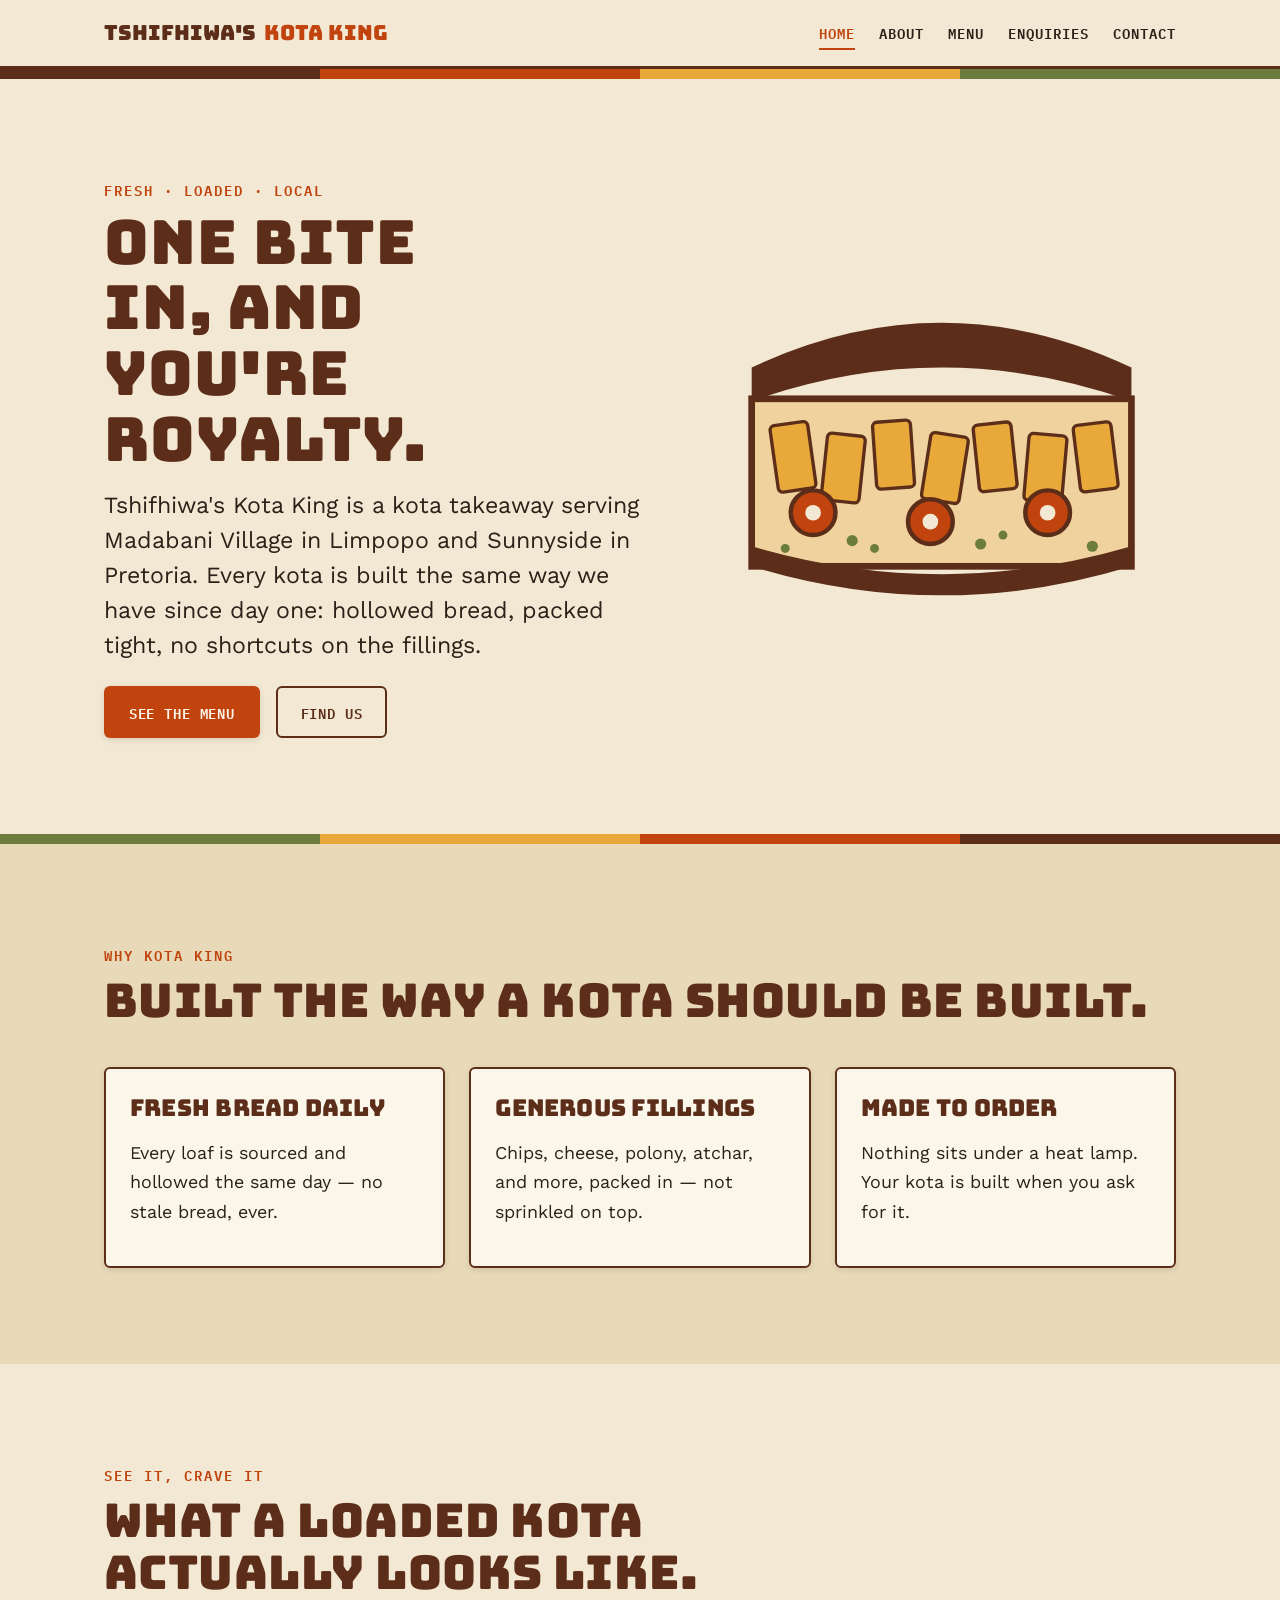
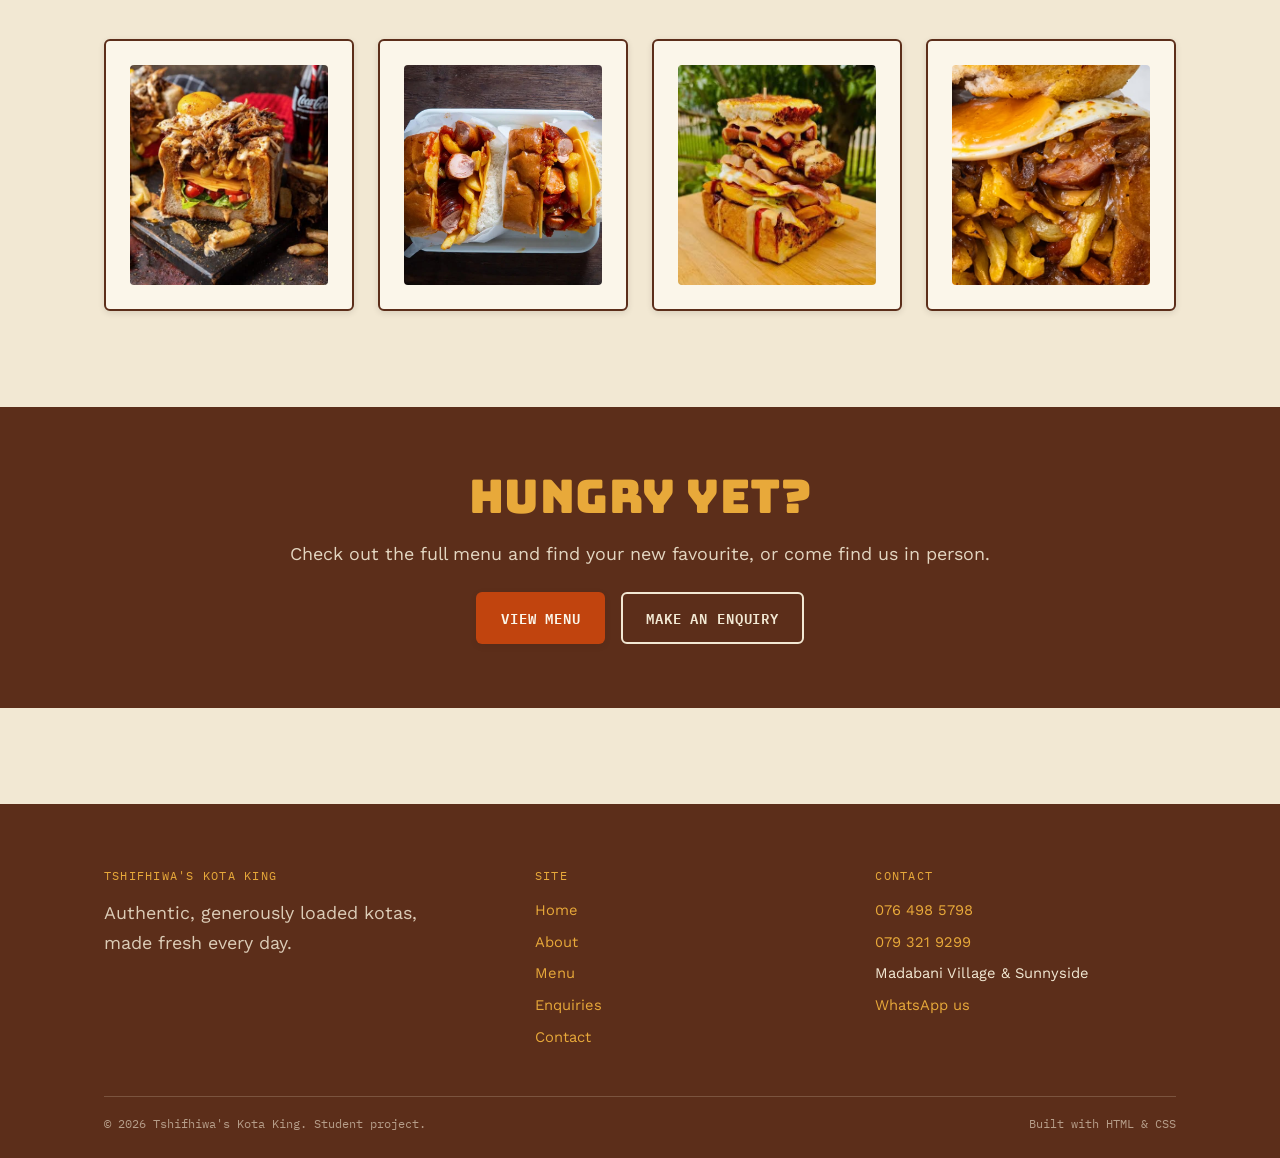
<file: index.html>
<!DOCTYPE html>
<html lang="en">
<head>
<meta charset="UTF-8">
<meta name="viewport" content="width=device-width, initial-scale=1.0">
<title>Tshifhiwa's Kota King | Loaded Kotas, Limpopo & Pretoria</title>
<meta name="description" content="Fresh, generously loaded kotas made to order in Madabani Village, Limpopo and Sunnyside, Pretoria. See the menu, prices and find your nearest outlet.">
<meta name="robots" content="index, follow">
<meta name="theme-color" content="#5C2E1A">
<link rel="canonical" href="https://tshifhiwa-kota-king.netlify.app/">
<meta property="og:type" content="website">
<meta property="og:site_name" content="Tshifhiwa's Kota King">
<meta property="og:title" content="Tshifhiwa's Kota King | Loaded Kotas, Limpopo & Pretoria">
<meta property="og:description" content="Fresh, generously loaded kotas made to order in Madabani Village, Limpopo and Sunnyside, Pretoria. See the menu, prices and find your nearest outlet.">
<meta property="og:url" content="https://tshifhiwa-kota-king.netlify.app/">
<meta property="og:image" content="https://tshifhiwa-kota-king.netlify.app/_images/kota-stack-outdoor.png">
<meta name="twitter:card" content="summary_large_image">
<link rel="icon" href="data:image/svg+xml,%3Csvg xmlns='http://www.w3.org/2000/svg' viewBox='0 0 100 100'%3E%3Ctext y='.9em' font-size='90'%3E%F0%9F%A5%AA%3C/text%3E%3C/svg%3E">
<link rel="preconnect" href="https://fonts.googleapis.com">
<link rel="preconnect" href="https://fonts.gstatic.com" crossorigin>
<link rel="stylesheet" href="https://fonts.googleapis.com/css2?family=Bungee&family=IBM+Plex+Mono:wght@500;600&family=Work+Sans:wght@400;500;600;700&display=swap">
<link rel="stylesheet" href="css_assets/style.css">
<script type="application/ld+json">
{
  "@context": "https://schema.org",
  "@graph": [
    {
      "@type": "FastFoodRestaurant",
      "name": "Tshifhiwa's Kota King - Madabani Village",
      "servesCuisine": "South African kota",
      "telephone": "+27764985798",
      "priceRange": "R18-R45",
      "image": "https://tshifhiwa-kota-king.netlify.app/_images/kota-stack-outdoor.png",
      "url": "https://tshifhiwa-kota-king.netlify.app/",
      "openingHoursSpecification": {
        "@type": "OpeningHoursSpecification",
        "dayOfWeek": [
          "Monday",
          "Tuesday",
          "Wednesday",
          "Thursday",
          "Friday",
          "Saturday"
        ],
        "opens": "10:00",
        "closes": "20:00"
      },
      "address": {
        "@type": "PostalAddress",
        "addressLocality": "Madabani Village",
        "addressRegion": "Limpopo",
        "addressCountry": "ZA"
      }
    },
    {
      "@type": "FastFoodRestaurant",
      "name": "Tshifhiwa's Kota King - Erica Flat",
      "servesCuisine": "South African kota",
      "telephone": "+27793219299",
      "priceRange": "R18-R45",
      "image": "https://tshifhiwa-kota-king.netlify.app/_images/kota-stack-outdoor.png",
      "url": "https://tshifhiwa-kota-king.netlify.app/",
      "openingHoursSpecification": {
        "@type": "OpeningHoursSpecification",
        "dayOfWeek": [
          "Monday",
          "Tuesday",
          "Wednesday",
          "Thursday",
          "Friday",
          "Saturday"
        ],
        "opens": "10:00",
        "closes": "20:00"
      },
      "address": {
        "@type": "PostalAddress",
        "streetAddress": "115 Erica Street",
        "addressLocality": "Sunnyside, Pretoria",
        "addressRegion": "Gauteng",
        "postalCode": "0001",
        "addressCountry": "ZA"
      }
    }
  ]
}
</script>
</head>
<body>
<a class="skip-link" href="#main">Skip to content</a>

<header class="site-header">
  <div class="nav-wrap">
    <a href="index.html" class="logo">Tshifhiwa's <span>Kota King</span></a>
    <button class="nav-toggle" aria-label="Toggle navigation" aria-expanded="false">Menu ☰</button>
    <ul class="nav-links">
      <li><a href="index.html" aria-current="page">Home</a></li>
      <li><a href="about.html">About</a></li>
      <li><a href="products.html">Menu</a></li>
      <li><a href="enquiries.html">Enquiries</a></li>
      <li><a href="contact.html">Contact</a></li>
    </ul>
  </div>
</header>

<div class="layer-divider"><span class="l1"></span><span class="l2"></span><span class="l3"></span><span class="l4"></span></div>

<main id="main">

<!-- HERO -->
<section class="section">
  <div class="container split-12">
    <div class="intro">
      <span class="eyebrow">Fresh &middot; Loaded &middot; Local</span>
      <h1>One bite in, and<br>you're royalty.</h1>
      <p class="prose-measure-wide lead">
        Tshifhiwa's Kota King is a kota takeaway serving Madabani Village in Limpopo and Sunnyside in Pretoria. Every kota is built the same way we have since day one: hollowed bread, packed tight, no shortcuts on the fillings.
      </p>
      <div class="flex-row" style="margin-top: 1.5rem;">
        <a href="products.html" class="btn btn-primary">See the menu</a>
        <a href="contact.html" class="btn btn-outline">Find us</a>
      </div>
    </div>

    <!-- Signature illustration: kota cross-section -->
    <svg viewBox="0 0 420 340" role="img" aria-labelledby="kotaTitle" style="width:100%; height:auto;">
      <title id="kotaTitle">Illustrated cross-section of a loaded kota showing bread, chips, cheese, polony and atchar layers</title>
      <!-- top crust -->
      <path d="M40 90 Q210 10 380 90 L380 120 Q210 60 40 120 Z" fill="#5C2E1A"/>
      <!-- bread body -->
      <rect x="40" y="118" width="340" height="150" fill="#E8A93A" opacity="0.35"/>
      <rect x="40" y="118" width="340" height="150" fill="none" stroke="#5C2E1A" stroke-width="6"/>
      <!-- chip layer -->
      <g>
        <rect x="60" y="140" width="34" height="60" rx="4" fill="#E8A93A" stroke="#5C2E1A" stroke-width="3" transform="rotate(-8 77 170)"/>
        <rect x="105" y="150" width="34" height="60" rx="4" fill="#E8A93A" stroke="#5C2E1A" stroke-width="3" transform="rotate(6 122 180)"/>
        <rect x="150" y="138" width="34" height="60" rx="4" fill="#E8A93A" stroke="#5C2E1A" stroke-width="3" transform="rotate(-4 167 168)"/>
        <rect x="196" y="150" width="34" height="60" rx="4" fill="#E8A93A" stroke="#5C2E1A" stroke-width="3" transform="rotate(9 213 180)"/>
        <rect x="241" y="140" width="34" height="60" rx="4" fill="#E8A93A" stroke="#5C2E1A" stroke-width="3" transform="rotate(-6 258 170)"/>
        <rect x="286" y="150" width="34" height="60" rx="4" fill="#E8A93A" stroke="#5C2E1A" stroke-width="3" transform="rotate(5 303 180)"/>
        <rect x="331" y="140" width="34" height="60" rx="4" fill="#E8A93A" stroke="#5C2E1A" stroke-width="3" transform="rotate(-7 348 170)"/>
      </g>
      <!-- polony ring slices -->
      <circle cx="95" cy="220" r="20" fill="#C1440E" stroke="#5C2E1A" stroke-width="4"/>
      <circle cx="95" cy="220" r="7" fill="#F2E8D3"/>
      <circle cx="200" cy="228" r="20" fill="#C1440E" stroke="#5C2E1A" stroke-width="4"/>
      <circle cx="200" cy="228" r="7" fill="#F2E8D3"/>
      <circle cx="305" cy="220" r="20" fill="#C1440E" stroke="#5C2E1A" stroke-width="4"/>
      <circle cx="305" cy="220" r="7" fill="#F2E8D3"/>
      <!-- atchar relish scatter -->
      <g fill="#6B7C3D">
        <circle cx="130" cy="245" r="5"/>
        <circle cx="150" cy="252" r="4"/>
        <circle cx="245" cy="248" r="5"/>
        <circle cx="265" cy="240" r="4"/>
        <circle cx="70" cy="252" r="4"/>
        <circle cx="345" cy="250" r="5"/>
      </g>
      <!-- bottom crust -->
      <path d="M40 268 Q210 320 380 268 L380 250 Q210 300 40 250 Z" fill="#5C2E1A"/>
    </svg>
  </div>
</section>

<div class="layer-divider"><span class="l4"></span><span class="l3"></span><span class="l2"></span><span class="l1"></span></div>

<!-- WHY US -->
<section class="section section-alt">
  <div class="container">
    <span class="eyebrow">Why Kota King</span>
    <h2>Built the way a kota should be built.</h2>
    <div class="grid-auto">

      <div class="card card-hover">
        <h3>Fresh bread daily</h3>
        <p>Every loaf is sourced and hollowed the same day — no stale bread, ever.</p>
      </div>

      <div class="card card-hover">
        <h3>Generous fillings</h3>
        <p>Chips, cheese, polony, atchar, and more, packed in — not sprinkled on top.</p>
      </div>

      <div class="card card-hover">
        <h3>Made to order</h3>
        <p>Nothing sits under a heat lamp. Your kota is built when you ask for it.</p>
      </div>

    </div>
  </div>
</section>

<!-- GALLERY -->
<section class="section">
  <div class="container">
    <span class="eyebrow">See It, Crave It</span>
    <h2>What a loaded kota actually looks like.</h2>
    <div class="grid-auto">
      <div class="card media-card">
        <img
          src="_images/kota-loaded-egg.png"
          alt="Loaded kota topped with a fried egg and shredded meat"
          class="short"
          loading="lazy"
          data-lightbox>
      </div>
      <div class="card media-card">
        <img
          src="_images/kota-pair-wrapped.png"
          alt="Two kotas cut open, packed with chips, polony and cheese"
          class="short"
          loading="lazy"
          data-lightbox>
      </div>
      <div class="card media-card">
        <img
          src="_images/kota-stack-outdoor.png"
          alt="Tall loaded kota stacked with chips, patty, egg and bacon"
          class="short"
          loading="lazy"
          data-lightbox>
      </div>
      <div class="card media-card">
        <img
          src="_images/kota-cross-section.png"
          alt="Cross-section of a kota showing layers of chips, cheese and egg"
          class="short"
          loading="lazy"
          data-lightbox>
      </div>
    </div>
  </div>
</section>

<!-- CTA STRIP -->
<section class="section-tight cta-strip">
  <div class="container">
    <h2>Hungry yet?</h2>
    <p>Check out the full menu and find your new favourite, or come find us in person.</p>
    <div class="flex-row-center">
      <a href="products.html" class="btn btn-primary">View menu</a>
      <a href="enquiries.html" class="btn btn-outline">Make an enquiry</a>
    </div>
  </div>
</section>

</main>

<footer class="site-footer">
  <div class="container">
    <div class="footer-grid">
      <div>
        <h4>Tshifhiwa's Kota King</h4>
        <p style="opacity:0.85; max-width:32ch;">Authentic, generously loaded kotas, made fresh every day.</p>
      </div>
      <div>
        <h4>Site</h4>
        <ul>
          <li><a href="index.html">Home</a></li>
          <li><a href="about.html">About</a></li>
          <li><a href="products.html">Menu</a></li>
          <li><a href="enquiries.html">Enquiries</a></li>
          <li><a href="contact.html">Contact</a></li>
        </ul>
      </div>
      <div>
        <h4>Contact</h4>
        <ul>
          <li><a href="tel:0764985798">076 498 5798</a></li>
          <li><a href="tel:0793219299">079 321 9299</a></li>
          <li>Madabani Village &amp; Sunnyside</li>
          <li><a href="https://wa.me/27764985798" target="_blank" rel="noopener noreferrer">WhatsApp us</a></li>
        </ul>
      </div>
    </div>
    <div class="footer-bottom">
      <span>&copy; 2026 Tshifhiwa's Kota King. Student project.</span>
      <span>Built with HTML &amp; CSS</span>
    </div>
  </div>
</footer>

<script src="js_assets/main.js" defer></script>
</body>
</html>
</file>
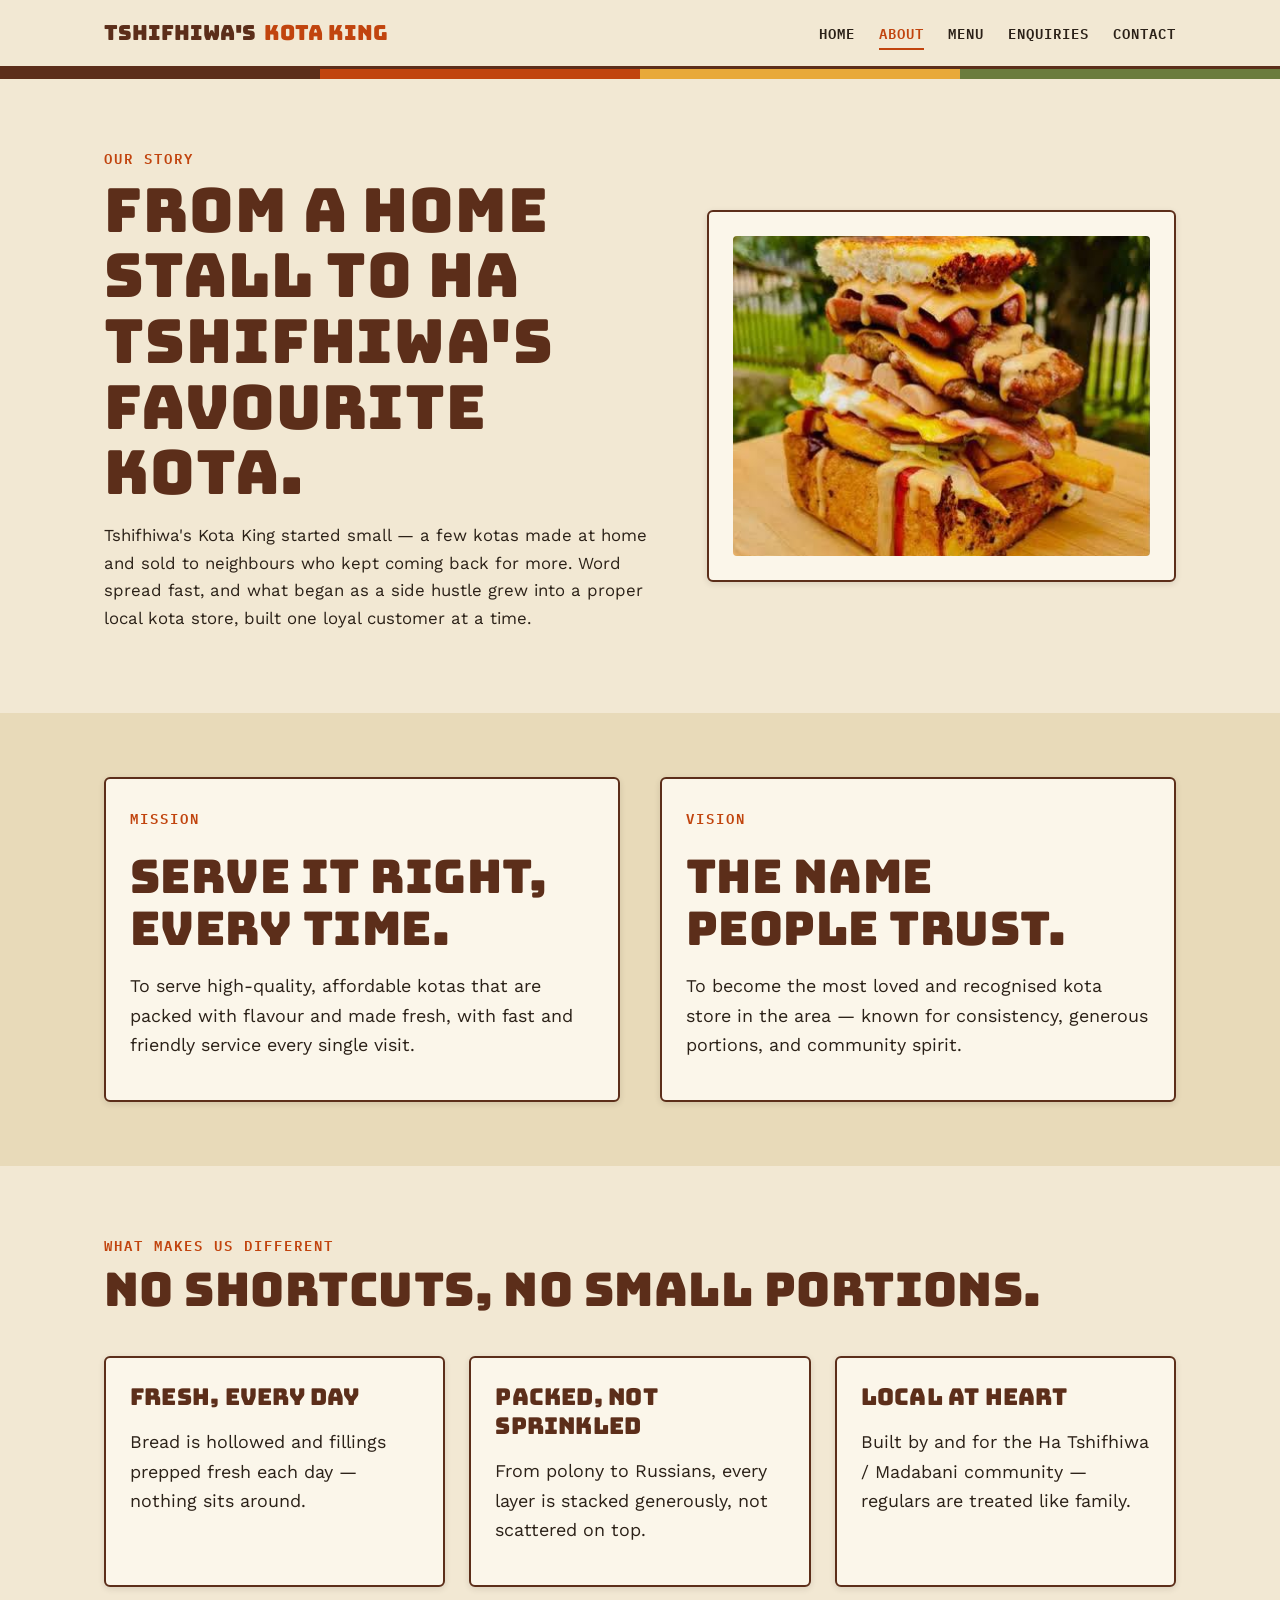
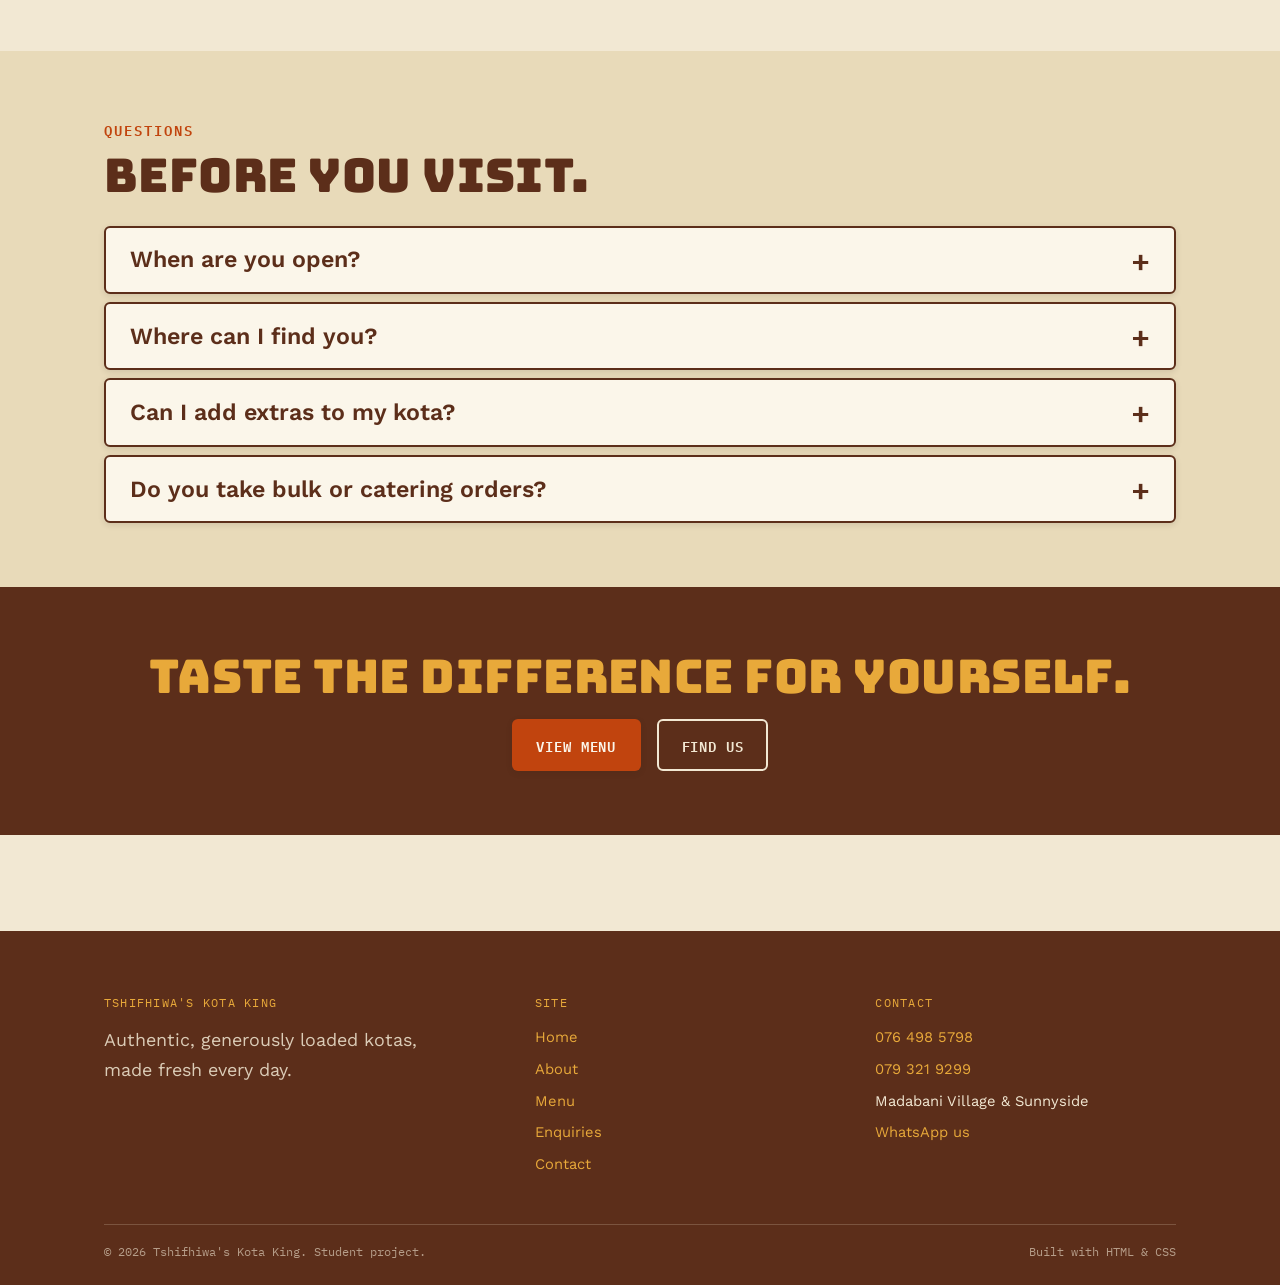
<file: about.html>
<!DOCTYPE html>
<html lang="en">
<head>
<meta charset="UTF-8">
<meta name="viewport" content="width=device-width, initial-scale=1.0">
<title>About Tshifhiwa's Kota King | Our Story, Mission & Vision</title>
<meta name="description" content="From a home stall to a local favourite: the story, mission and vision behind Tshifhiwa's Kota King, serving kotas in Madabani Village and Pretoria.">
<meta name="robots" content="index, follow">
<meta name="theme-color" content="#5C2E1A">
<link rel="canonical" href="https://tshifhiwa-kota-king.netlify.app/about.html">
<meta property="og:type" content="website">
<meta property="og:site_name" content="Tshifhiwa's Kota King">
<meta property="og:title" content="About Tshifhiwa's Kota King | Our Story, Mission & Vision">
<meta property="og:description" content="From a home stall to a local favourite: the story, mission and vision behind Tshifhiwa's Kota King, serving kotas in Madabani Village and Pretoria.">
<meta property="og:url" content="https://tshifhiwa-kota-king.netlify.app/about.html">
<meta property="og:image" content="https://tshifhiwa-kota-king.netlify.app/_images/kota-stack-outdoor.png">
<meta name="twitter:card" content="summary_large_image">
<link rel="icon" href="data:image/svg+xml,%3Csvg xmlns='http://www.w3.org/2000/svg' viewBox='0 0 100 100'%3E%3Ctext y='.9em' font-size='90'%3E%F0%9F%A5%AA%3C/text%3E%3C/svg%3E">
<link rel="preconnect" href="https://fonts.googleapis.com">
<link rel="preconnect" href="https://fonts.gstatic.com" crossorigin>
<link rel="stylesheet" href="https://fonts.googleapis.com/css2?family=Bungee&family=IBM+Plex+Mono:wght@500;600&family=Work+Sans:wght@400;500;600;700&display=swap">
<link rel="stylesheet" href="css_assets/style.css">
</head>
<body>
<a class="skip-link" href="#main">Skip to content</a>

<header class="site-header">
  <div class="nav-wrap">
    <a href="index.html" class="logo">Tshifhiwa's <span>Kota King</span></a>
    <button class="nav-toggle" aria-label="Toggle navigation" aria-expanded="false">Menu ☰</button>
    <ul class="nav-links">
      <li><a href="index.html">Home</a></li>
      <li><a href="about.html" aria-current="page">About</a></li>
      <li><a href="products.html">Menu</a></li>
      <li><a href="enquiries.html">Enquiries</a></li>
      <li><a href="contact.html">Contact</a></li>
    </ul>
  </div>
</header>

<div class="layer-divider"><span class="l1"></span><span class="l2"></span><span class="l3"></span><span class="l4"></span></div>

<main id="main">

<section class="section-tight">
  <div class="container split-12">
    <div>
      <span class="eyebrow">Our Story</span>
      <h1>From a home stall to Ha Tshifhiwa's favourite kota.</h1>
      <p class="prose-measure" style="font-size: 1.05rem;">
        Tshifhiwa's Kota King started small — a few kotas made at home and sold to neighbours who kept coming back for more. Word spread fast, and what began as a side hustle grew into a proper local kota store, built one loyal customer at a time.
      </p>
    </div>
    <div class="card media-card">
      <img
        src="_images/kota-stack-outdoor.png"
        alt="Tall loaded Kota King kota stacked with chips, patty, egg and bacon"
        loading="lazy">
    </div>
  </div>
</section>

<section class="section-tight section-alt">
  <div class="container split-11">
    <div class="card">
      <span class="eyebrow">Mission</span>
      <h2 style="margin-top:0.3em;">Serve it right, every time.</h2>
      <p>To serve high-quality, affordable kotas that are packed with flavour and made fresh, with fast and friendly service every single visit.</p>
    </div>
    <div class="card">
      <span class="eyebrow">Vision</span>
      <h2 style="margin-top:0.3em;">The name people trust.</h2>
      <p>To become the most loved and recognised kota store in the area — known for consistency, generous portions, and community spirit.</p>
    </div>
  </div>
</section>

<section class="section-tight">
  <div class="container">
    <span class="eyebrow">What Makes Us Different</span>
    <h2>No shortcuts, no small portions.</h2>
    <div class="grid-auto">
      <div class="card card-hover">
        <h3>Fresh, every day</h3>
        <p>Bread is hollowed and fillings prepped fresh each day — nothing sits around.</p>
      </div>
      <div class="card card-hover">
        <h3>Packed, not sprinkled</h3>
        <p>From polony to Russians, every layer is stacked generously, not scattered on top.</p>
      </div>
      <div class="card card-hover">
        <h3>Local at heart</h3>
        <p>Built by and for the Ha Tshifhiwa / Madabani community — regulars are treated like family.</p>
      </div>
    </div>
  </div>
</section>

<section class="section-tight section-alt" aria-labelledby="faq-heading">
  <div class="container">
    <span class="eyebrow">Questions</span>
    <h2 id="faq-heading">Before you visit.</h2>
    <div class="accordion">
      <div class="accordion-item">
        <h3><button type="button" class="accordion-trigger" id="faq-btn-1" aria-expanded="false" aria-controls="faq-panel-1">When are you open?</button></h3>
        <div class="accordion-panel" id="faq-panel-1" role="region" aria-labelledby="faq-btn-1"><div><p>Both outlets are open Monday to Saturday, 10:00 to 20:00. We are closed on Sundays.</p></div></div>
      </div>
      <div class="accordion-item">
        <h3><button type="button" class="accordion-trigger" id="faq-btn-2" aria-expanded="false" aria-controls="faq-panel-2">Where can I find you?</button></h3>
        <div class="accordion-panel" id="faq-panel-2" role="region" aria-labelledby="faq-btn-2"><div><p>Our main store is in Madabani Village, Limpopo. Our second outlet, Erica Flat, is at 115 Erica Street, Sunnyside, Pretoria. The contact page has a map of both.</p></div></div>
      </div>
      <div class="accordion-item">
        <h3><button type="button" class="accordion-trigger" id="faq-btn-3" aria-expanded="false" aria-controls="faq-panel-3">Can I add extras to my kota?</button></h3>
        <div class="accordion-panel" id="faq-panel-3" role="region" aria-labelledby="faq-btn-3"><div><p>Yes. Add a vienna for R6, a Russian for R10 or an egg for R5 to any kota. Chips on the side are R20 for medium and R30 for large.</p></div></div>
      </div>
      <div class="accordion-item">
        <h3><button type="button" class="accordion-trigger" id="faq-btn-4" aria-expanded="false" aria-controls="faq-panel-4">Do you take bulk or catering orders?</button></h3>
        <div class="accordion-panel" id="faq-panel-4" role="region" aria-labelledby="faq-btn-4"><div><p>Yes. Use the enquiries page to get a quote and check availability. Orders of 20 or more get 10% off and need 24 hours’ notice.</p></div></div>
      </div>
    </div>
  </div>
</section>

<section class="section-tight cta-strip">
  <div class="container">
    <h2>Taste the difference for yourself.</h2>
    <div class="flex-row-center" style="margin-top:1rem;">
      <a href="products.html" class="btn btn-primary">View menu</a>
      <a href="contact.html" class="btn btn-outline">Find us</a>
    </div>
  </div>
</section>

</main>

<footer class="site-footer">
  <div class="container">
    <div class="footer-grid">
      <div>
        <h4>Tshifhiwa's Kota King</h4>
        <p style="opacity:0.85; max-width:32ch;">Authentic, generously loaded kotas, made fresh every day.</p>
      </div>
      <div>
        <h4>Site</h4>
        <ul>
          <li><a href="index.html">Home</a></li>
          <li><a href="about.html">About</a></li>
          <li><a href="products.html">Menu</a></li>
          <li><a href="enquiries.html">Enquiries</a></li>
          <li><a href="contact.html">Contact</a></li>
        </ul>
      </div>
      <div>
        <h4>Contact</h4>
        <ul>
          <li><a href="tel:0764985798">076 498 5798</a></li>
          <li><a href="tel:0793219299">079 321 9299</a></li>
          <li>Madabani Village &amp; Sunnyside</li>
          <li><a href="https://wa.me/27764985798" target="_blank" rel="noopener noreferrer">WhatsApp us</a></li>
        </ul>
      </div>
    </div>
    <div class="footer-bottom">
      <span>&copy; 2026 Tshifhiwa's Kota King. Student project.</span>
      <span>Built with HTML &amp; CSS</span>
    </div>
  </div>
</footer>

<script src="js_assets/main.js" defer></script>
</body>
</html>
</file>
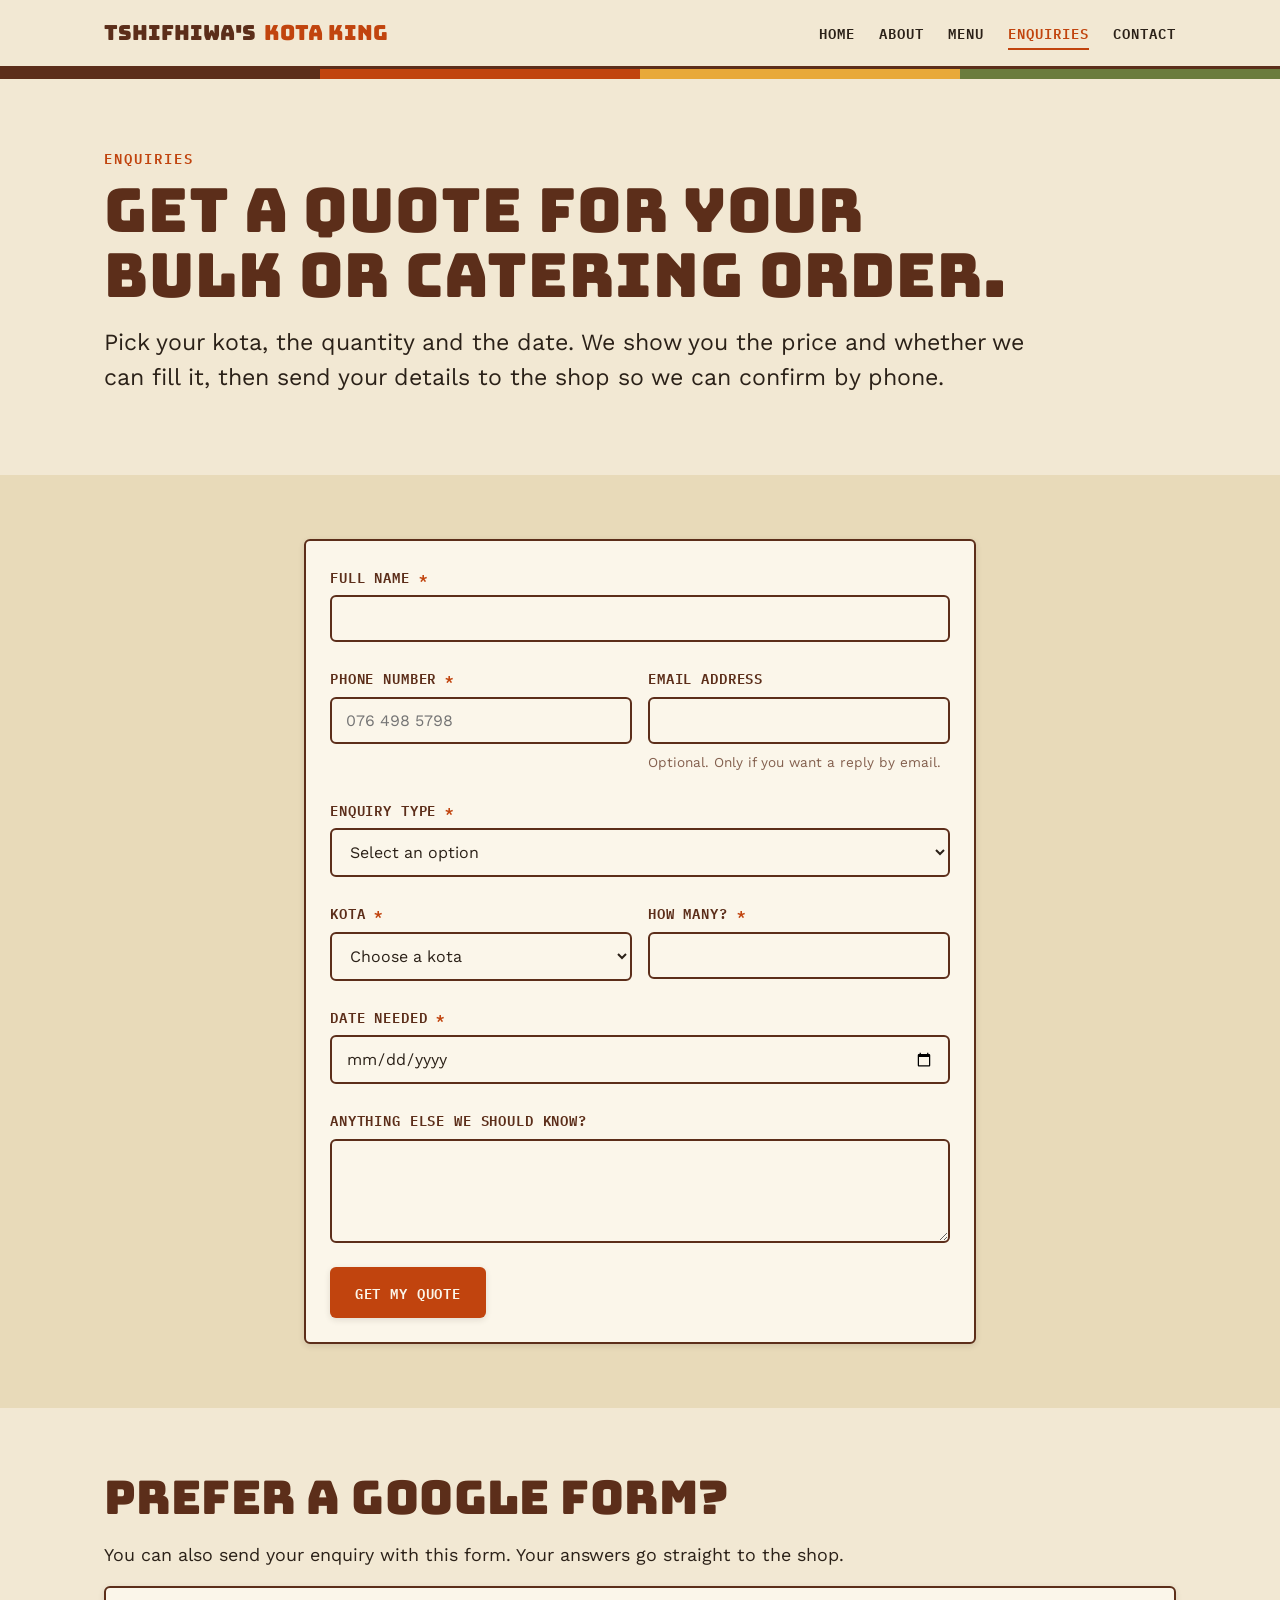
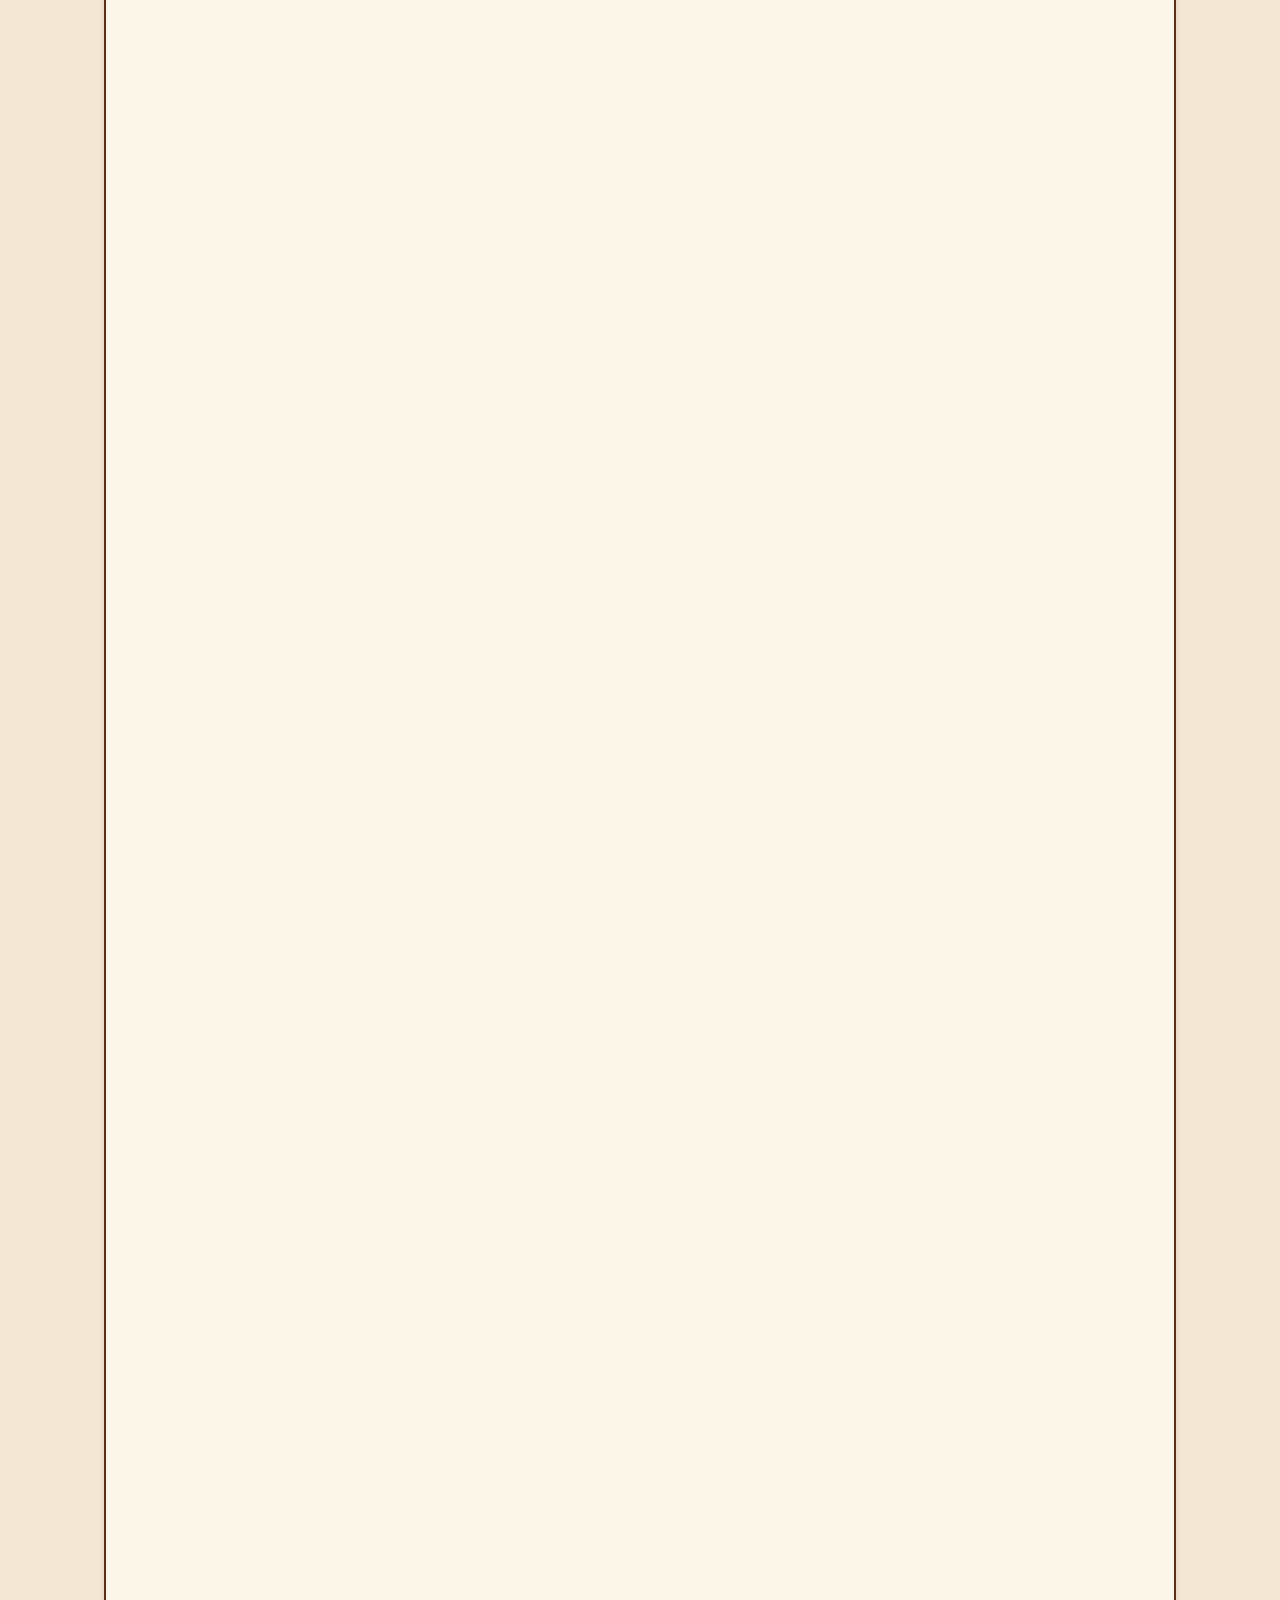
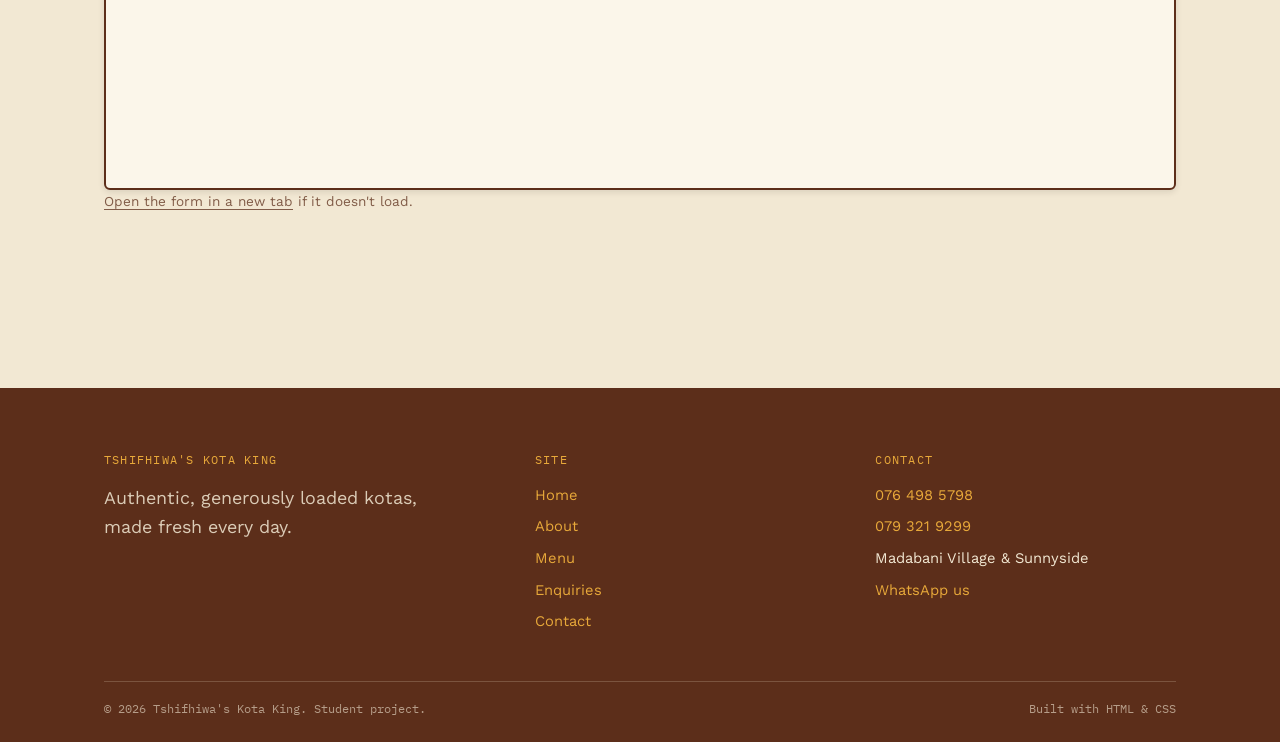
<file: enquiries.html>
<!DOCTYPE html>
<html lang="en">
<head>
<meta charset="UTF-8">
<meta name="viewport" content="width=device-width, initial-scale=1.0">
<title>Bulk Orders & Catering Quotes | Tshifhiwa's Kota King</title>
<meta name="description" content="Get an instant quote and availability check for bulk kota orders and event catering from Tshifhiwa's Kota King.">
<meta name="robots" content="index, follow">
<meta name="theme-color" content="#5C2E1A">
<link rel="canonical" href="https://tshifhiwa-kota-king.netlify.app/enquiries.html">
<meta property="og:type" content="website">
<meta property="og:site_name" content="Tshifhiwa's Kota King">
<meta property="og:title" content="Bulk Orders & Catering Quotes | Tshifhiwa's Kota King">
<meta property="og:description" content="Get an instant quote and availability check for bulk kota orders and event catering from Tshifhiwa's Kota King.">
<meta property="og:url" content="https://tshifhiwa-kota-king.netlify.app/enquiries.html">
<meta property="og:image" content="https://tshifhiwa-kota-king.netlify.app/_images/kota-stack-outdoor.png">
<meta name="twitter:card" content="summary_large_image">
<link rel="icon" href="data:image/svg+xml,%3Csvg xmlns='http://www.w3.org/2000/svg' viewBox='0 0 100 100'%3E%3Ctext y='.9em' font-size='90'%3E%F0%9F%A5%AA%3C/text%3E%3C/svg%3E">
<link rel="preconnect" href="https://fonts.googleapis.com">
<link rel="preconnect" href="https://fonts.gstatic.com" crossorigin>
<link rel="stylesheet" href="https://fonts.googleapis.com/css2?family=Bungee&family=IBM+Plex+Mono:wght@500;600&family=Work+Sans:wght@400;500;600;700&display=swap">
<link rel="stylesheet" href="css_assets/style.css">
</head>
<body>
<a class="skip-link" href="#main">Skip to content</a>

<header class="site-header">
  <div class="nav-wrap">
    <a href="index.html" class="logo">Tshifhiwa's <span>Kota King</span></a>
    <button class="nav-toggle" aria-label="Toggle navigation" aria-expanded="false">Menu ☰</button>
    <ul class="nav-links">
      <li><a href="index.html">Home</a></li>
      <li><a href="about.html">About</a></li>
      <li><a href="products.html">Menu</a></li>
      <li><a href="enquiries.html" aria-current="page">Enquiries</a></li>
      <li><a href="contact.html">Contact</a></li>
    </ul>
  </div>
</header>

<div class="layer-divider"><span class="l1"></span><span class="l2"></span><span class="l3"></span><span class="l4"></span></div>

<main id="main">

<section class="section-tight">
  <div class="container">
    <span class="eyebrow">Enquiries</span>
    <h1>Get a quote for your bulk or catering order.</h1>
    <p class="prose-measure lead">
      Pick your kota, the quantity and the date. We show you the price and whether we can fill it, then send your details to the shop so we can confirm by phone.
    </p>
  </div>
</section>

<section class="section-tight section-alt">
  <div class="container" style="max-width: 720px;">
    <form id="enquiry-form" class="card" name="enquiry" action="/" method="POST" data-netlify="true" data-netlify-honeypot="bot-field" novalidate>
      <input type="hidden" name="form-name" value="enquiry">
      <p class="visually-hidden" aria-hidden="true"><label>Leave this empty <input name="bot-field" tabindex="-1" autocomplete="off"></label></p>

      <div class="form-field">
        <label for="fullname">Full name <span class="required">*</span></label>
        <input type="text" id="fullname" name="fullname" autocomplete="name" required>
      </div>

      <div class="form-row">
        <div class="form-field">
          <label for="phone">Phone number <span class="required">*</span></label>
          <input type="tel" id="phone" name="phone" autocomplete="tel" inputmode="tel" placeholder="076 498 5798" required>
        </div>
        <div class="form-field">
          <label for="email">Email address</label>
          <input type="email" id="email" name="email" autocomplete="email">
          <span class="form-note">Optional. Only if you want a reply by email.</span>
        </div>
      </div>

      <div class="form-field">
        <label for="enquiry-type">Enquiry type <span class="required">*</span></label>
        <select id="enquiry-type" name="enquiry-type" required>
          <option value="" disabled selected>Select an option</option>
          <option value="menu">Question about the menu</option>
          <option value="bulk">Bulk / group order</option>
          <option value="catering">Catering for an event</option>
          <option value="other">Something else</option>
        </select>
      </div>

      <div class="form-row">
        <div class="form-field">
          <label for="kota">Kota <span class="required">*</span></label>
          <select id="kota" name="kota" required>
            <option value="" disabled selected>Choose a kota</option>
          </select>
        </div>
        <div class="form-field">
          <label for="quantity">How many? <span class="required">*</span></label>
          <input type="number" id="quantity" name="quantity" min="1" max="200" step="1" inputmode="numeric" required>
        </div>
      </div>

      <div class="form-field">
        <label for="pickup-date">Date needed <span class="required">*</span></label>
        <input type="date" id="pickup-date" name="pickup-date" required>
      </div>

      <div class="form-field">
        <label for="message">Anything else we should know?</label>
        <textarea id="message" name="message" rows="4" maxlength="500"></textarea>
      </div>

      <button type="submit" class="btn btn-primary">Get my quote</button>
    </form>
    <div id="enquiry-result" class="card result-panel" tabindex="-1" hidden></div>
  </div>
</section>
<section class="section-tight" aria-labelledby="gform-heading">
  <div class="container">
    <h2 id="gform-heading">Prefer a Google Form?</h2>
    <p>You can also send your enquiry with this form. Your answers go straight to the shop.</p>
    <div class="card embed-frame">
      <iframe class="tall" src="https://docs.google.com/forms/d/e/1FAIpQLSe37EJ0qhgLWz8VSggaF6I1PqGJf7q764y_jPQ7u4OkrWQcdA/viewform?embedded=true" title="Enquiry Google Form" loading="lazy">Loading…</iframe>
    </div>
    <p class="form-note"><a href="https://docs.google.com/forms/d/e/1FAIpQLSe37EJ0qhgLWz8VSggaF6I1PqGJf7q764y_jPQ7u4OkrWQcdA/viewform" target="_blank" rel="noopener noreferrer">Open the form in a new tab</a> if it doesn't load.</p>
  </div>
</section>
</main>

<footer class="site-footer">
  <div class="container">
    <div class="footer-grid">
      <div>
        <h4>Tshifhiwa's Kota King</h4>
        <p style="opacity:0.85; max-width:32ch;">Authentic, generously loaded kotas, made fresh every day.</p>
      </div>
      <div>
        <h4>Site</h4>
        <ul>
          <li><a href="index.html">Home</a></li>
          <li><a href="about.html">About</a></li>
          <li><a href="products.html">Menu</a></li>
          <li><a href="enquiries.html">Enquiries</a></li>
          <li><a href="contact.html">Contact</a></li>
        </ul>
      </div>
      <div>
        <h4>Contact</h4>
        <ul>
          <li><a href="tel:0764985798">076 498 5798</a></li>
          <li><a href="tel:0793219299">079 321 9299</a></li>
          <li>Madabani Village &amp; Sunnyside</li>
          <li><a href="https://wa.me/27764985798" target="_blank" rel="noopener noreferrer">WhatsApp us</a></li>
        </ul>
      </div>
    </div>
    <div class="footer-bottom">
      <span>&copy; 2026 Tshifhiwa's Kota King. Student project.</span>
      <span>Built with HTML &amp; CSS</span>
    </div>
  </div>
</footer>

<script src="js_assets/menu.js" defer></script>
<script src="js_assets/forms.js" defer></script>
<script src="js_assets/main.js" defer></script>
</body>
</html>
</file>
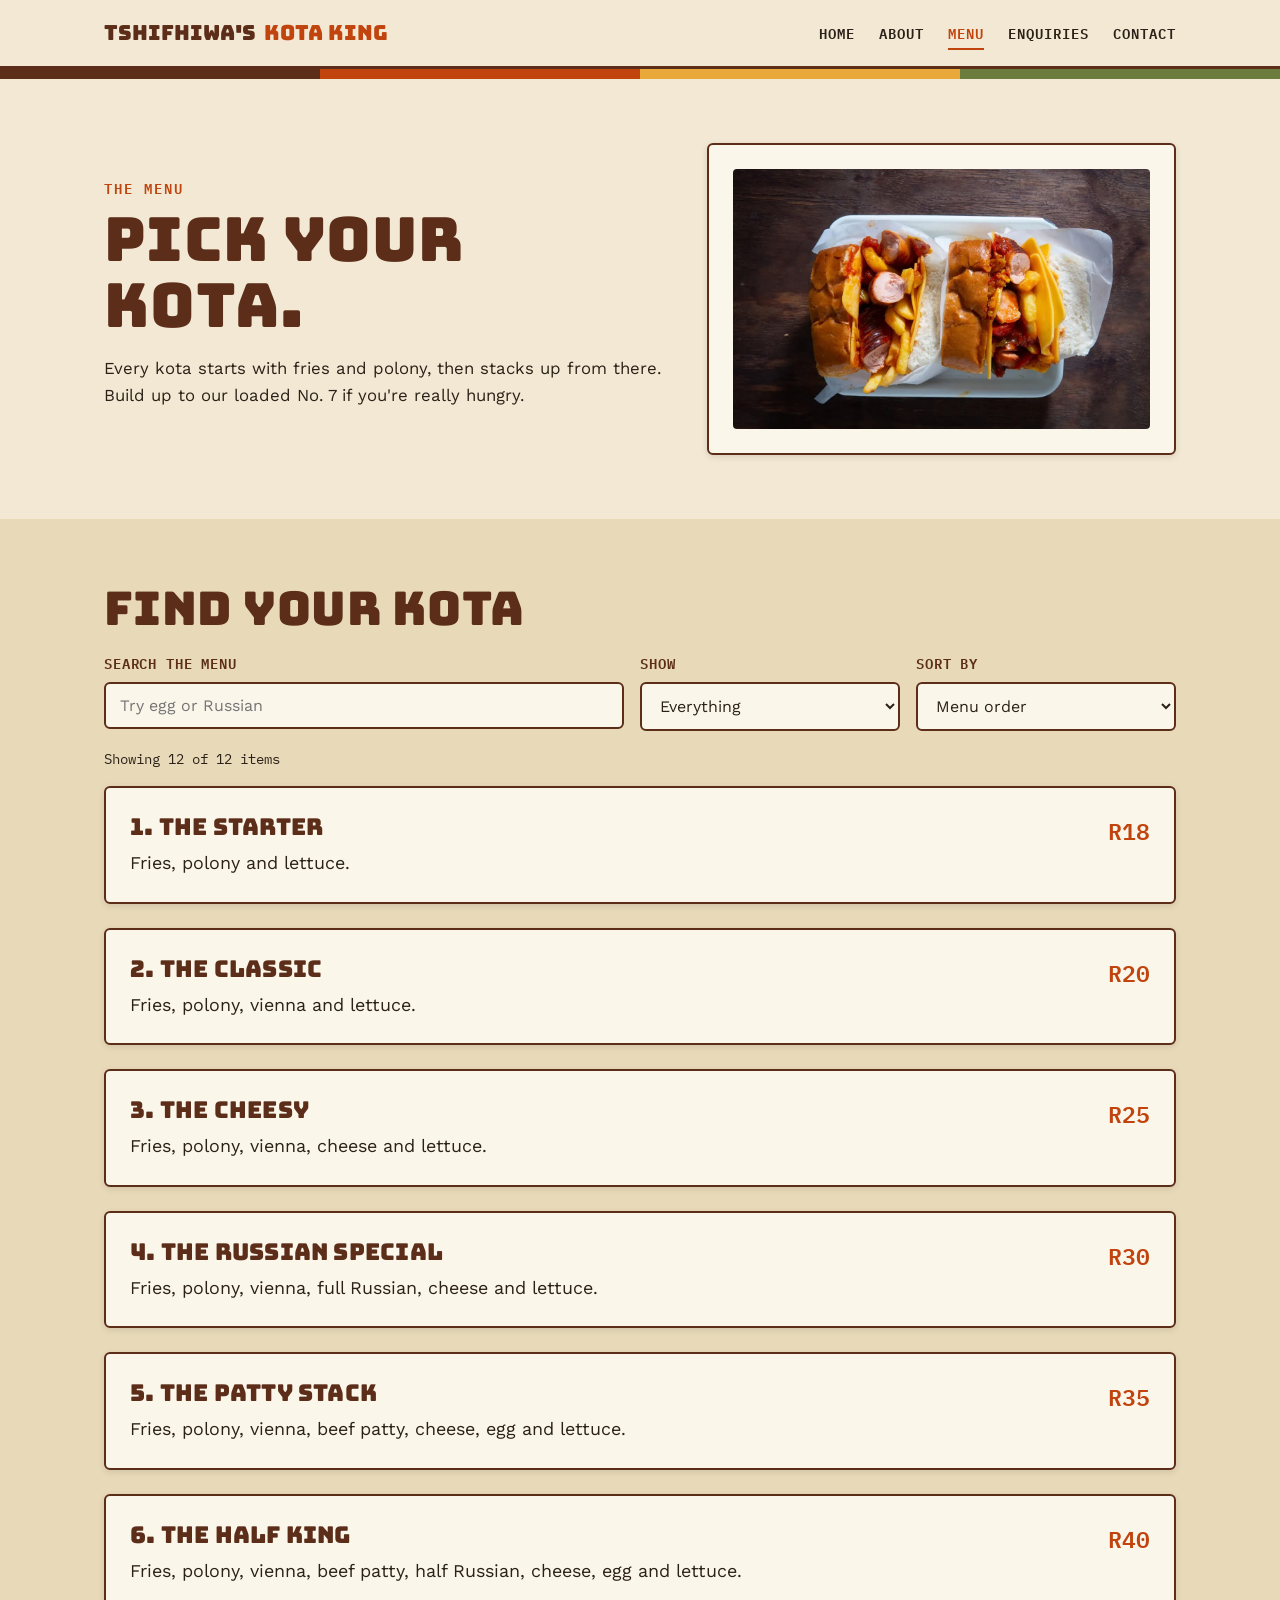
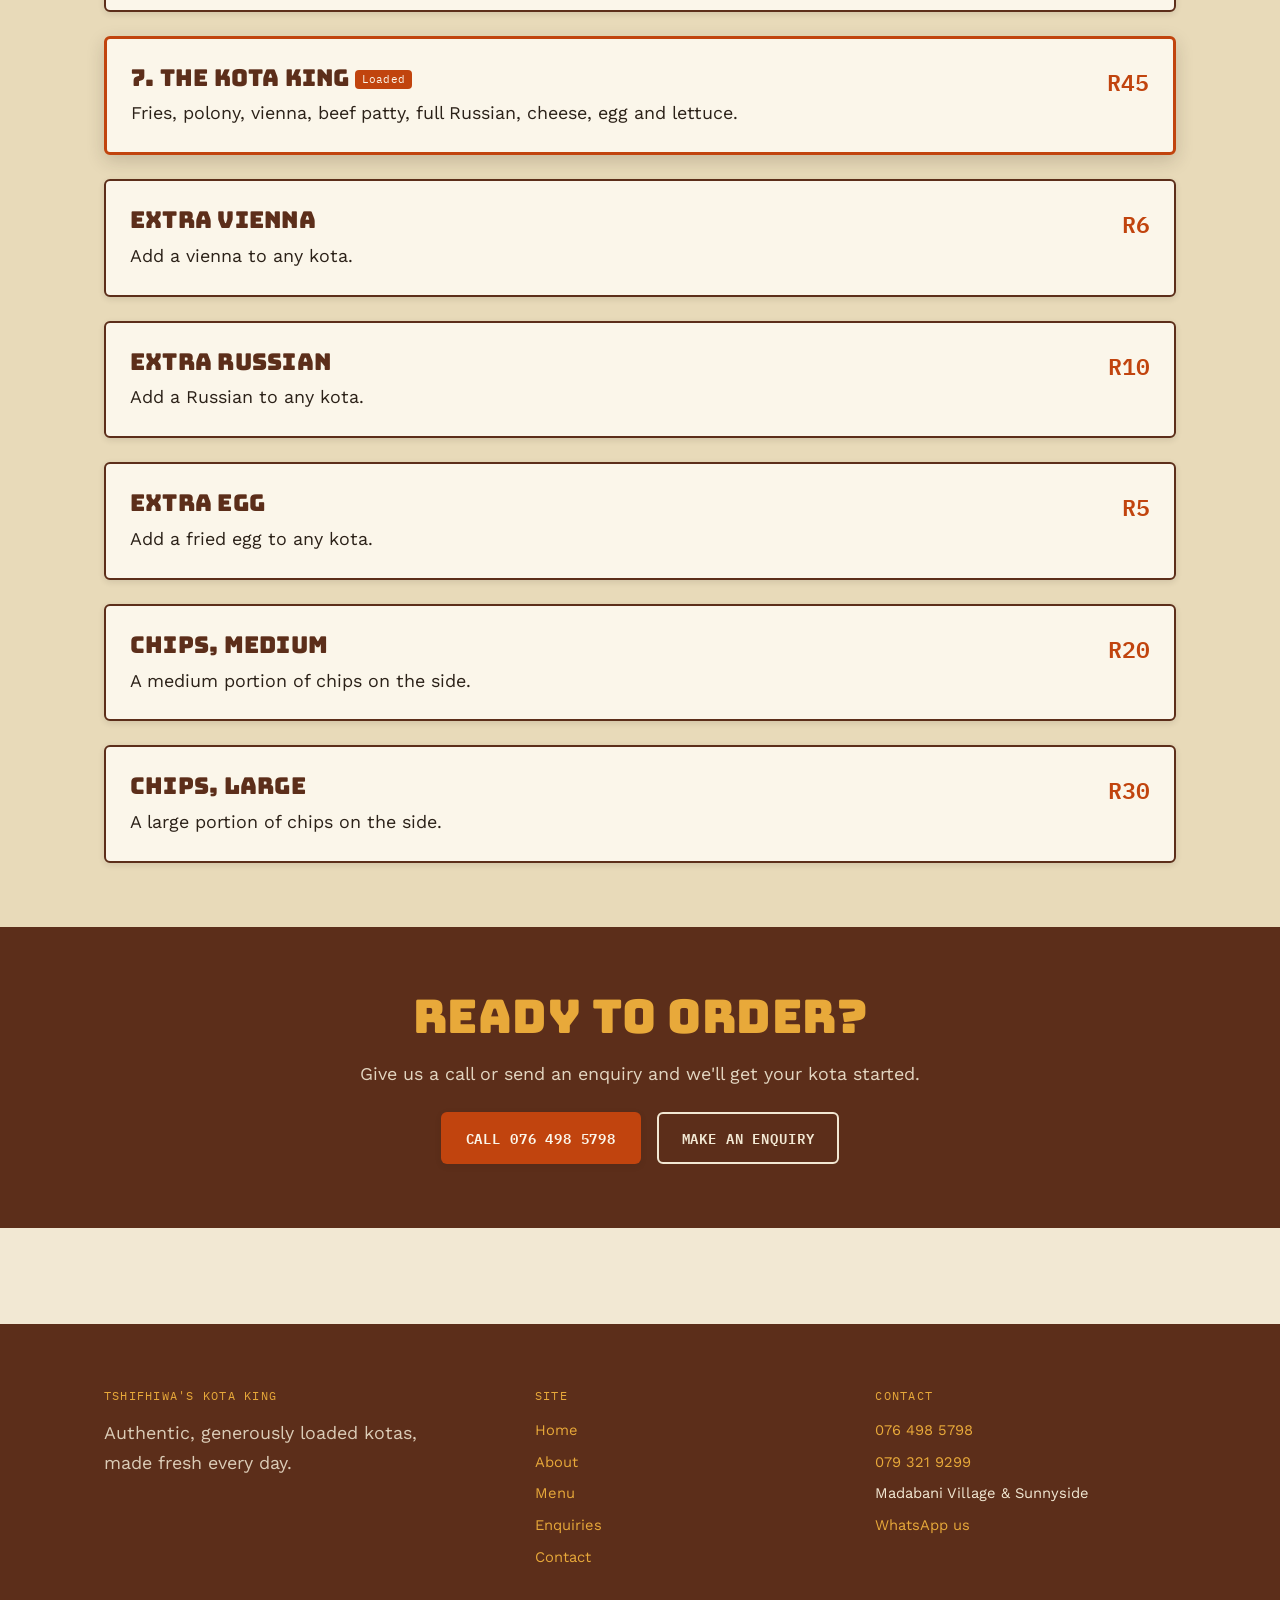
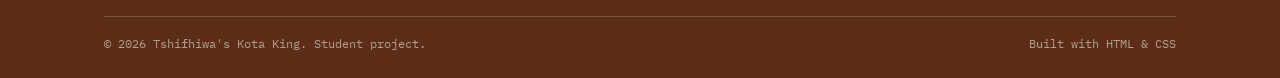
<file: products.html>
<!DOCTYPE html>
<html lang="en">
<head>
<meta charset="UTF-8">
<meta name="viewport" content="width=device-width, initial-scale=1.0">
<title>Kota Menu & Prices | Tshifhiwa's Kota King</title>
<meta name="description" content="Search the full kota menu: seven loaded kotas from R18, plus extras and chips on the side. Filter by category and sort by price.">
<meta name="robots" content="index, follow">
<meta name="theme-color" content="#5C2E1A">
<link rel="canonical" href="https://tshifhiwa-kota-king.netlify.app/products.html">
<meta property="og:type" content="website">
<meta property="og:site_name" content="Tshifhiwa's Kota King">
<meta property="og:title" content="Kota Menu & Prices | Tshifhiwa's Kota King">
<meta property="og:description" content="Search the full kota menu: seven loaded kotas from R18, plus extras and chips on the side. Filter by category and sort by price.">
<meta property="og:url" content="https://tshifhiwa-kota-king.netlify.app/products.html">
<meta property="og:image" content="https://tshifhiwa-kota-king.netlify.app/_images/kota-stack-outdoor.png">
<meta name="twitter:card" content="summary_large_image">
<link rel="icon" href="data:image/svg+xml,%3Csvg xmlns='http://www.w3.org/2000/svg' viewBox='0 0 100 100'%3E%3Ctext y='.9em' font-size='90'%3E%F0%9F%A5%AA%3C/text%3E%3C/svg%3E">
<link rel="preconnect" href="https://fonts.googleapis.com">
<link rel="preconnect" href="https://fonts.gstatic.com" crossorigin>
<link rel="stylesheet" href="https://fonts.googleapis.com/css2?family=Bungee&family=IBM+Plex+Mono:wght@500;600&family=Work+Sans:wght@400;500;600;700&display=swap">
<link rel="stylesheet" href="css_assets/style.css">
</head>
<body>
<a class="skip-link" href="#main">Skip to content</a>

<header class="site-header">
  <div class="nav-wrap">
    <a href="index.html" class="logo">Tshifhiwa's <span>Kota King</span></a>
    <button class="nav-toggle" aria-label="Toggle navigation" aria-expanded="false">Menu ☰</button>
    <ul class="nav-links">
      <li><a href="index.html">Home</a></li>
      <li><a href="about.html">About</a></li>
      <li><a href="products.html" aria-current="page">Menu</a></li>
      <li><a href="enquiries.html">Enquiries</a></li>
      <li><a href="contact.html">Contact</a></li>
    </ul>
  </div>
</header>

<div class="layer-divider"><span class="l1"></span><span class="l2"></span><span class="l3"></span><span class="l4"></span></div>

<main id="main">

<section class="section-tight">
  <div class="container split-12">
    <div>
      <span class="eyebrow">The Menu</span>
      <h1>Pick your kota.</h1>
      <p class="prose-measure" style="font-size: 1.05rem;">
        Every kota starts with fries and polony, then stacks up from there. Build up to our loaded No. 7 if you're really hungry.
      </p>
    </div>
    <div class="card media-card">
      <img
        src="_images/kota-pair-wrapped.png"
        alt="Two Kota King kotas cut open, showing chips, polony and cheese fillings"
        class="tall"
        loading="lazy">
    </div>
  </div>
</section>

<section class="section-tight section-alt" aria-labelledby="menu-heading">
  <div class="container">
    <h2 id="menu-heading">Find your kota</h2>
    <form class="menu-controls" role="search" aria-label="Search and filter the menu">
      <div class="form-field field-search">
        <label for="menu-search">Search the menu</label>
        <input type="search" id="menu-search" name="q" placeholder="Try egg or Russian" autocomplete="off">
      </div>
      <div class="form-field">
        <label for="menu-category">Show</label>
        <select id="menu-category">
          <option value="all">Everything</option>
          <option value="kota">Kotas</option>
          <option value="extra">Extras</option>
          <option value="chips">Chips on the side</option>
        </select>
      </div>
      <div class="form-field">
        <label for="menu-sort">Sort by</label>
        <select id="menu-sort">
          <option value="default">Menu order</option>
          <option value="price-asc">Price: low to high</option>
          <option value="price-desc">Price: high to low</option>
          <option value="name">Name: A to Z</option>
        </select>
      </div>
    </form>
    <p id="menu-count" class="menu-count" aria-live="polite"></p>
    <div id="menu-list" class="stack-lg"></div>
    <div id="menu-empty" class="card" hidden>
      <h3>No matches</h3>
      <p>Nothing on the menu matches that search. Try a shorter word, or show everything.</p>
      <button type="button" class="btn btn-outline" id="menu-reset">Show everything</button>
    </div>
    <noscript><p>The menu needs JavaScript to load. To order, call 076 498 5798 or 079 321 9299.</p></noscript>
  </div>
</section>

<!-- CTA -->
<section class="section-tight cta-strip">
  <div class="container">
    <h2>Ready to order?</h2>
    <p>Give us a call or send an enquiry and we'll get your kota started.</p>
    <div class="flex-row-center">
      <a href="tel:0764985798" class="btn btn-primary">Call 076 498 5798</a>
      <a href="enquiries.html" class="btn btn-outline">Make an enquiry</a>
    </div>
  </div>
</section>

</main>

<footer class="site-footer">
  <div class="container">
    <div class="footer-grid">
      <div>
        <h4>Tshifhiwa's Kota King</h4>
        <p style="opacity:0.85; max-width:32ch;">Authentic, generously loaded kotas, made fresh every day.</p>
      </div>
      <div>
        <h4>Site</h4>
        <ul>
          <li><a href="index.html">Home</a></li>
          <li><a href="about.html">About</a></li>
          <li><a href="products.html">Menu</a></li>
          <li><a href="enquiries.html">Enquiries</a></li>
          <li><a href="contact.html">Contact</a></li>
        </ul>
      </div>
      <div>
        <h4>Contact</h4>
        <ul>
          <li><a href="tel:0764985798">076 498 5798</a></li>
          <li><a href="tel:0793219299">079 321 9299</a></li>
          <li>Madabani Village &amp; Sunnyside</li>
          <li><a href="https://wa.me/27764985798" target="_blank" rel="noopener noreferrer">WhatsApp us</a></li>
        </ul>
      </div>
    </div>
    <div class="footer-bottom">
      <span>&copy; 2026 Tshifhiwa's Kota King. Student project.</span>
      <span>Built with HTML &amp; CSS</span>
    </div>
  </div>
</footer>

<script src="js_assets/menu.js" defer></script>
<script src="js_assets/main.js" defer></script>
</body>
</html>
</file>
<file: css_assets/style.css>
/* ==========================================================================
   Tshifhiwa's Kota King — Design System
   Palette inspired by the kota itself: crusty bread, curry-red atchar,
   mustard chip spice, pickled-green relish, deep polony brown.

   Part 2 update: layouts that used to be inline `style="display:grid..."`
   in the HTML have been moved into real classes here, so media queries
   can actually override them on smaller screens. Inline styles always
   beat external stylesheet rules, even inside a media query, so leaving
   the layout inline meant the site could never truly go responsive.
   ========================================================================== */

/* Fonts are loaded with <link> tags in each page <head> (faster than @import). */

:root {
  /* Colour tokens */
  --paper:        #F2E8D3;   /* warm parchment / brown-paper bag */
  --paper-dark:   #E8DAB9;   /* slightly deeper panel tone */
  --ink:          #2B2118;   /* near-black warm charcoal, main text */
  --crust:        #5C2E1A;   /* deep crust brown, headings/borders */
  --chilli:       #C1440E;   /* burnt-orange atchar red, primary accent */
  --chilli-dark:  #9A3509;   /* pressed/hover state */
  --mustard:      #E8A93A;   /* chip-spice yellow, secondary accent */
  --relish:       #6B7C3D;   /* pickled green, tertiary accent */
  --cream:        #FBF6EA;   /* lightest surface, cards */

  /* Type */
  --font-display: 'Bungee', system-ui, sans-serif;
  --font-body: 'Work Sans', system-ui, sans-serif;
  --font-mono: 'IBM Plex Mono', monospace;

  /* Spacing scale (relative units so it scales with root font-size) */
  --space-1: 0.5rem;
  --space-2: 1rem;
  --space-3: 1.5rem;
  --space-4: 2.5rem;
  --space-5: 4rem;
  --space-6: 6rem;

  --radius: 6px;
  --max-width: 1120px;

  /* Shadows */
  --shadow-sm: 0 2px 6px rgba(43, 33, 24, 0.12);
  --shadow-md: 0 6px 18px rgba(43, 33, 24, 0.18);
  --shadow-lg: 0 12px 28px rgba(43, 33, 24, 0.22);
}

/* ---- Reset & base ---- */
*, *::before, *::after { box-sizing: border-box; }
html { scroll-behavior: smooth; }

body {
  margin: 0;
  background: var(--paper);
  color: var(--ink);
  font-family: var(--font-body);
  font-size: 1.0625rem; /* ~17px, but relative so it respects user browser settings */
  line-height: 1.6;
  -webkit-font-smoothing: antialiased;
}

img {
  max-width: 100%;
  height: auto;
  display: block;
}
a { color: inherit; }

h1, h2, h3, h4 {
  font-family: var(--font-display);
  font-weight: 400;
  line-height: 1.15;
  margin: 0 0 var(--space-2);
  color: var(--crust);
  letter-spacing: 0.01em;
}

h1 { font-size: clamp(2.1rem, 5vw, 3.4rem); }
h2 { font-size: clamp(1.6rem, 3.4vw, 2.3rem); }
h3 { font-size: 1.25rem; }

p { margin: 0 0 var(--space-2); }

.eyebrow {
  font-family: var(--font-mono);
  font-size: 0.78rem;
  font-weight: 600;
  text-transform: uppercase;
  letter-spacing: 0.14em;
  color: var(--chilli);
  display: inline-block;
  margin-bottom: var(--space-1);
}

.container {
  max-width: var(--max-width);
  margin: 0 auto;
  padding: 0 var(--space-3);
}

/* ==========================================================================
   Layout primitives (Flexbox / Grid)
   These replace the inline `style="display:grid; grid-template-columns..."`
   that used to live in the HTML. Using classes means every breakpoint
   below can genuinely reflow these sections on tablet/mobile.
   ========================================================================== */

/* Two-column split, wider left column (hero sections, about intro) */
.split-12 {
  display: grid;
  grid-template-columns: 1.2fr 1fr;
  gap: var(--space-4);
  align-items: center;
}

/* Even two-column split (mission/vision, contact details + form) */
.split-11 {
  display: grid;
  grid-template-columns: 1fr 1fr;
  gap: var(--space-4);
}

/* Even two-column split with wider right column (menu hero, contact form) */
.split-21 {
  display: grid;
  grid-template-columns: 1fr 1.2fr;
  gap: var(--space-4);
}

/* Auto-fit card grid: as many equal columns as fit, min 220px each.
   This alone makes the 3-card and 4-image galleries responsive without
   needing a separate rule per breakpoint. */
.grid-auto {
  display: grid;
  grid-template-columns: repeat(auto-fit, minmax(220px, 1fr));
  gap: var(--space-3);
  margin-top: var(--space-4);
}

/* Simple flex row that wraps (buttons, CTA groups) */
.flex-row {
  display: flex;
  gap: var(--space-2);
  flex-wrap: wrap;
  align-items: center;
}

.flex-row-center {
  display: flex;
  gap: var(--space-2);
  flex-wrap: wrap;
  justify-content: center;
}

/* Row that stacks into a column (price list rows, footer contact lines) */
.row-between {
  display: flex;
  justify-content: space-between;
  align-items: flex-start;
  gap: var(--space-2);
}

/* Column stack with consistent gap */
.stack {
  display: flex;
  flex-direction: column;
  gap: var(--space-2);
}

.stack-lg {
  display: flex;
  flex-direction: column;
  gap: var(--space-3);
}

/* Media/image frame used for photo cards */
.media-card {
  padding: 0;
  overflow: hidden;
}
.media-card img {
  width: 100%;
  height: 320px;
  object-fit: cover;
  border-radius: 4px;
}
.media-card img.short { height: 220px; }
.media-card img.tall { height: 260px; }

.prose-measure { max-width: 60ch; }
.prose-measure-wide { max-width: 42ch; }

/* CTA / dark strip section */
.cta-strip {
  background: var(--crust);
  color: var(--paper);
  text-align: center;
}
.cta-strip h2 { color: var(--mustard); }
.cta-strip .btn-outline {
  border-color: var(--paper);
  color: var(--paper);
}
.cta-strip p {
  max-width: 50ch;
  margin: 0 auto var(--space-3);
  opacity: 0.9;
}

/* ---- Buttons ---- */
.btn {
  display: inline-flex;
  align-items: center;
  gap: 0.5em;
  font-family: var(--font-mono);
  font-weight: 600;
  font-size: 0.92rem;
  text-transform: uppercase;
  letter-spacing: 0.06em;
  text-decoration: none;
  padding: 0.85em 1.6em;
  border-radius: var(--radius);
  border: 2px solid transparent;
  cursor: pointer;
  box-shadow: var(--shadow-sm);
  transition: transform 0.15s ease, background 0.15s ease, color 0.15s ease, box-shadow 0.15s ease;
}
.btn-primary {
  background: var(--chilli);
  color: var(--cream);
}
.btn-primary:hover { background: var(--chilli-dark); transform: translateY(-2px); box-shadow: var(--shadow-md); }
.btn-primary:focus-visible { outline: 3px solid var(--mustard); outline-offset: 2px; }
.btn-primary:active { background: var(--chilli-dark); transform: translateY(0); box-shadow: var(--shadow-sm); }

.btn-outline {
  background: transparent;
  color: var(--crust);
  border-color: var(--crust);
  box-shadow: none;
}
.btn-outline:hover { background: var(--crust); color: var(--cream); transform: translateY(-2px); box-shadow: var(--shadow-md); }
.btn-outline:active { transform: translateY(0); box-shadow: none; }

/* ---- Header / Nav ---- */
.site-header {
  position: sticky;
  top: 0;
  z-index: 50;
  background: var(--paper);
  border-bottom: 3px solid var(--crust);
}

.nav-wrap {
  display: flex;
  align-items: center;
  justify-content: space-between;
  padding: var(--space-2) var(--space-3);
  max-width: var(--max-width);
  margin: 0 auto;
}

.logo {
  font-family: var(--font-display);
  font-size: 1.3rem;
  text-decoration: none;
  color: var(--crust);
  display: flex;
  align-items: center;
  gap: 0.5rem;
}
.logo span { color: var(--chilli); }

.nav-links {
  display: flex;
  gap: var(--space-3);
  list-style: none;
  margin: 0;
  padding: 0;
  font-family: var(--font-mono);
  font-size: 0.85rem;
  text-transform: uppercase;
  letter-spacing: 0.07em;
  font-weight: 600;
}

.nav-links a {
  text-decoration: none;
  color: var(--ink);
  padding-bottom: 4px;
  border-bottom: 2px solid transparent;
  transition: border-color 0.15s ease, color 0.15s ease;
}
.nav-links a:hover,
.nav-links a[aria-current="page"] {
  color: var(--chilli);
  border-color: var(--chilli);
}
.nav-links a:active { color: var(--chilli-dark); }

.nav-toggle {
  display: none;
  background: none;
  border: 2px solid var(--crust);
  border-radius: var(--radius);
  padding: 0.4em 0.6em;
  font-family: var(--font-mono);
  cursor: pointer;
  box-shadow: var(--shadow-sm);
}
.nav-toggle:active { box-shadow: none; transform: translateY(1px); }

/* ---- Footer ---- */
.site-footer {
  background: var(--crust);
  color: var(--paper);
  margin-top: var(--space-6);
  padding: var(--space-5) 0 var(--space-3);
}

.site-footer a { color: var(--mustard); text-decoration: none; }
.site-footer a:hover { text-decoration: underline; }
.site-footer a:focus-visible { outline: 2px solid var(--mustard); outline-offset: 2px; }

.footer-grid {
  display: grid;
  grid-template-columns: 1.3fr 1fr 1fr;
  gap: var(--space-4);
  margin-bottom: var(--space-4);
}

.footer-grid h4 {
  color: var(--mustard);
  font-family: var(--font-mono);
  font-size: 0.78rem;
  text-transform: uppercase;
  letter-spacing: 0.1em;
}

.footer-grid ul { list-style: none; margin: 0; padding: 0; }
.footer-grid li { margin-bottom: 0.5em; font-size: 0.92rem; }

.footer-bottom {
  border-top: 1px solid rgba(242,232,211,0.2);
  padding-top: var(--space-2);
  font-family: var(--font-mono);
  font-size: 0.78rem;
  color: rgba(242,232,211,0.6);
  display: flex;
  justify-content: space-between;
  flex-wrap: wrap;
  gap: 0.5em;
}

/* ---- Section utility ---- */
.section { padding: var(--space-6) 0; }
.section-tight { padding: var(--space-5) 0; }
.section-alt { background: var(--paper-dark); }

/* ---- Divider (kota-layer motif) ---- */
.layer-divider {
  display: flex;
  height: 10px;
  width: 100%;
}
.layer-divider span { flex: 1; }
.layer-divider .l1 { background: var(--crust); }
.layer-divider .l2 { background: var(--chilli); }
.layer-divider .l3 { background: var(--mustard); }
.layer-divider .l4 { background: var(--relish); }

/* ---- Cards ---- */
.card {
  background: var(--cream);
  border: 2px solid var(--crust);
  border-radius: var(--radius);
  padding: var(--space-3);
  box-shadow: var(--shadow-sm);
  transition: box-shadow 0.15s ease, transform 0.15s ease;
}

/* Cards that behave like clickable/hoverable tiles (feature cards, menu items) */
.card-hover:hover {
  box-shadow: var(--shadow-md);
  transform: translateY(-3px);
}
.card-hover:active {
  box-shadow: var(--shadow-sm);
  transform: translateY(0);
}

/* Highlighted card variant (e.g. the flagship menu item) */
.card-featured {
  border-color: var(--chilli);
  border-width: 3px;
  box-shadow: var(--shadow-md);
}

.tag-loaded {
  font-family: var(--font-mono);
  font-size: 0.7rem;
  background: var(--chilli);
  color: var(--cream);
  padding: 0.2em 0.6em;
  border-radius: 4px;
  vertical-align: middle;
}

/* ---- Forms ---- */
.form-field {
  margin-bottom: var(--space-3);
  display: flex;
  flex-direction: column;
  gap: 0.4em;
}

.form-field label {
  font-family: var(--font-mono);
  font-size: 0.82rem;
  text-transform: uppercase;
  letter-spacing: 0.06em;
  font-weight: 600;
  color: var(--crust);
}

.form-field input,
.form-field select,
.form-field textarea {
  font-family: var(--font-body);
  font-size: 1rem;
  padding: 0.75em 0.9em;
  border: 2px solid var(--crust);
  border-radius: var(--radius);
  background: var(--cream);
  color: var(--ink);
  transition: box-shadow 0.15s ease, border-color 0.15s ease;
}

.form-field input:hover,
.form-field select:hover,
.form-field textarea:hover {
  border-color: var(--chilli);
}

.form-field input:focus,
.form-field select:focus,
.form-field textarea:focus {
  outline: 3px solid var(--mustard);
  outline-offset: 1px;
}

.form-note {
  font-size: 0.85rem;
  color: var(--crust);
  opacity: 0.75;
}

.required { color: var(--chilli); }

/* ---- Map frame ---- */
.map-frame {
  padding: 0;
  overflow: hidden;
}
.map-frame iframe {
  width: 100%;
  height: 380px;
  border: 0;
  display: block;
}

/* ==========================================================================
   Responsive design
   Breakpoints: desktop (default, no query needed) → tablet (<= 900px)
   → mobile (<= 600px). Widths use relative units (%, fr, ch) throughout,
   so the grid tracks and text measures already flex between these points;
   the media queries below mainly handle when multi-column layouts should
   collapse and when the nav should switch to its mobile menu.
   ========================================================================== */

/* ---- Tablet ---- */
@media (max-width: 900px) {
  .footer-grid { grid-template-columns: 1fr 1fr; }

  .split-12,
  .split-11,
  .split-21 {
    grid-template-columns: 1fr;
    gap: var(--space-3);
  }

  .media-card img,
  .media-card img.tall {
    height: 240px;
  }

  .section { padding: var(--space-5) 0; }
}

/* ---- Mobile ---- */
@media (max-width: 600px) {
  body { font-size: 1rem; }

  .nav-links {
    position: absolute;
    top: 100%;
    left: 0;
    right: 0;
    background: var(--paper);
    border-bottom: 3px solid var(--crust);
    flex-direction: column;
    padding: var(--space-3);
    gap: var(--space-2);
    display: none;
  }
  .nav-links.open { display: flex; }
  .nav-toggle { display: inline-block; }

  .footer-grid { grid-template-columns: 1fr; gap: var(--space-3); }
  .footer-bottom { flex-direction: column; text-align: center; }

  .grid-auto {
    grid-template-columns: 1fr;
  }

  .row-between {
    flex-direction: column;
  }
  .row-between .eyebrow { align-self: flex-start; }

  .media-card img,
  .media-card img.short,
  .media-card img.tall {
    height: 200px;
  }

  .flex-row,
  .flex-row-center {
    justify-content: center;
  }
}

/* ---- Accessibility ---- */
:focus-visible { outline: 3px solid var(--mustard); outline-offset: 2px; }

@media (prefers-reduced-motion: reduce) {
  * { transition: none !important; animation: none !important; scroll-behavior: auto !important; }
}

/* ==========================================================================
   PART 3 additions
   ========================================================================== */

/* ---- Typography (Part 2 feedback: "typography could be improved") ----
   A fluid modular scale so every heading and text level shrinks smoothly
   between mobile and desktop instead of jumping at a breakpoint. */
:root {
  --step--1: clamp(0.8rem, 0.77rem + 0.15vw, 0.9rem);
  --step-0:  clamp(1rem, 0.96rem + 0.2vw, 1.125rem);
  --step-1:  clamp(1.2rem, 1.1rem + 0.5vw, 1.45rem);
  --step-2:  clamp(1.5rem, 1.3rem + 1vw, 2.1rem);
  --step-3:  clamp(1.85rem, 1.45rem + 2vw, 2.9rem);
  --step-4:  clamp(2.15rem, 1.5rem + 3.2vw, 3.8rem);
}
body { font-size: var(--step-0); line-height: 1.65; font-variant-numeric: lining-nums; }
h1 { font-size: var(--step-4); line-height: 1.08; letter-spacing: 0.015em; }
h2 { font-size: var(--step-3); line-height: 1.12; }
h3 { font-size: var(--step-1); line-height: 1.25; }
h4 { font-size: var(--step--1); }
h1, h2, h3 { text-wrap: balance; }
p, li { text-wrap: pretty; }
.eyebrow, .btn, .nav-links, .form-field label { font-size: var(--step--1); }
.lead { font-size: var(--step-1); line-height: 1.5; max-width: 52ch; }
.container > p, .card p { max-width: 68ch; }
.container p a, .form-note a { text-decoration-thickness: 1px; text-underline-offset: 0.2em; }
.container p a:hover { color: var(--chilli); }
.price { font-family: var(--font-mono); font-weight: 600; font-size: var(--step-1); color: var(--chilli); white-space: nowrap; font-variant-numeric: tabular-nums; }

/* ---- Accessibility helpers ---- */
.visually-hidden { position: absolute; width: 1px; height: 1px; margin: -1px; padding: 0; overflow: hidden; clip: rect(0 0 0 0); white-space: nowrap; border: 0; }
.skip-link { position: absolute; left: var(--space-2); top: -4rem; z-index: 100; background: var(--crust); color: var(--cream); padding: 0.6em 1em; border-radius: var(--radius); transition: top 0.15s ease; }
.skip-link:focus { top: var(--space-1); }

/* ---- One page-load moment: hero text rises in once ---- */
@keyframes rise { from { opacity: 0; transform: translateY(14px); } to { opacity: 1; transform: none; } }
.intro > * { animation: rise 0.6s ease both; }
.intro > *:nth-child(2) { animation-delay: 0.08s; }
.intro > *:nth-child(3) { animation-delay: 0.16s; }
.intro > *:nth-child(4) { animation-delay: 0.24s; }

/* ---- Menu search / filter / sort ---- */
.menu-controls { display: grid; grid-template-columns: 2fr 1fr 1fr; gap: var(--space-2); margin-bottom: var(--space-2); }
.menu-controls .form-field { margin-bottom: 0; }
.menu-count { font-family: var(--font-mono); font-size: var(--step--1); margin-bottom: var(--space-2); }
.menu-item h3 { margin-bottom: 0.3em; }
.menu-item p { margin: 0; }

/* ---- Accordion ---- */
.accordion { display: flex; flex-direction: column; gap: var(--space-1); margin-top: var(--space-3); }
.accordion-item { background: var(--cream); border: 2px solid var(--crust); border-radius: var(--radius); box-shadow: var(--shadow-sm); }
.accordion-item h3 { margin: 0; font-size: var(--step-1); }
.accordion-trigger { width: 100%; display: flex; justify-content: space-between; align-items: center; gap: var(--space-2); text-align: left; background: none; border: 0; padding: var(--space-2) var(--space-3); font: inherit; font-family: var(--font-body); font-weight: 600; color: var(--crust); cursor: pointer; }
.accordion-trigger::after { content: "+"; font-family: var(--font-mono); font-size: 1.4em; line-height: 1; transition: transform 0.25s ease; }
.accordion-trigger:hover { color: var(--chilli); }
.accordion-trigger:active { background: var(--paper-dark); }
.accordion-item.open .accordion-trigger::after { transform: rotate(45deg); }
.accordion-panel { display: grid; grid-template-rows: 0fr; visibility: hidden; transition: grid-template-rows 0.3s ease, visibility 0.3s; }
.accordion-item.open .accordion-panel { grid-template-rows: 1fr; visibility: visible; }
.accordion-panel > div { overflow: hidden; }
.accordion-panel p { margin: 0; padding: 0 var(--space-3) var(--space-2); }

/* ---- Lightbox ---- */
.lightbox-trigger { display: block; width: 100%; padding: 0; border: 0; background: none; cursor: zoom-in; }
.lightbox-trigger img { transition: transform 0.25s ease; }
.lightbox-trigger:hover img { transform: scale(1.03); }
.media-card .lightbox-trigger { overflow: hidden; }
dialog.lightbox { width: min(92vw, 880px); max-height: 94vh; padding: var(--space-2); background: var(--cream); border: 3px solid var(--crust); border-radius: var(--radius); box-shadow: var(--shadow-lg); }
dialog.lightbox::backdrop { background: rgba(43, 33, 24, 0.82); }
dialog.lightbox[open] { animation: rise 0.25s ease; }
dialog.lightbox figure { margin: 0; }
dialog.lightbox img { width: 100%; max-height: 66vh; object-fit: contain; border-radius: 4px; }
dialog.lightbox figcaption { margin-top: var(--space-1); font-size: var(--step--1); }
.lightbox-close { position: absolute; top: 0.4rem; right: 0.6rem; z-index: 2; width: 2.5rem; height: 2.5rem; border-radius: 50%; border: 2px solid var(--crust); background: var(--cream); color: var(--crust); font-size: 1.5rem; line-height: 1; cursor: pointer; }
.lightbox-close:hover { background: var(--chilli); color: var(--cream); }
.lightbox-nav { display: flex; justify-content: space-between; gap: var(--space-1); margin-top: var(--space-2); }

/* ---- Forms: errors, results, quote ---- */
.form-error { color: #9A1B1B; font-size: var(--step--1); font-weight: 600; }
.form-error::before { content: "Problem: "; }
.form-field input[aria-invalid="true"], .form-field select[aria-invalid="true"], .form-field textarea[aria-invalid="true"] { border-color: #9A1B1B; box-shadow: 0 0 0 2px rgba(154, 27, 27, 0.25); }
.form-row { display: grid; grid-template-columns: 1fr 1fr; gap: var(--space-2); }
.btn[disabled] { opacity: 0.6; cursor: wait; transform: none; }
.result-panel { margin-top: var(--space-3); border-color: var(--relish); }
.result-panel:focus { outline: 3px solid var(--mustard); outline-offset: 2px; }
.quote-list { display: grid; grid-template-columns: 1fr auto; gap: 0.4em var(--space-2); margin: 0 0 var(--space-2); }
.quote-list dt, .quote-list dd { margin: 0; }
.quote-list dd { text-align: right; font-family: var(--font-mono); font-variant-numeric: tabular-nums; }
.quote-list .quote-total, .quote-list dt:last-of-type { font-weight: 700; border-top: 2px solid var(--crust); padding-top: 0.4em; }
.availability { font-weight: 600; padding: 0.7em 0.9em; border-radius: var(--radius); border-left: 6px solid; }
.availability.is-ok { background: #EAF0DA; border-color: var(--relish); }
.availability.is-no { background: #F8E1D6; border-color: var(--chilli); }

/* ---- Interactive map ---- */
.map-controls { margin-bottom: var(--space-2); }
#map { height: 420px; width: 100%; }
.map-frame .leaflet-container { font-family: var(--font-body); }

@media (max-width: 900px) {
  .menu-controls { grid-template-columns: 1fr 1fr; }
  .menu-controls .field-search { grid-column: 1 / -1; }
}
@media (max-width: 600px) {
  .menu-controls, .form-row { grid-template-columns: 1fr; }
  #map { height: 320px; }
  .nav-links a { display: block; padding: 0.5rem 0; }
  .accordion-trigger { padding: var(--space-2); }
  dialog.lightbox { width: 96vw; padding: var(--space-1); }
}
.embed-frame { padding: 0; overflow: hidden; }
.embed-frame iframe { width: 100%; height: 900px; border: 0; display: block; }
.embed-frame iframe.tall { height: 1800px; }
@media (max-width: 600px) { .embed-frame iframe.tall { height: 2000px; } }
</file>
